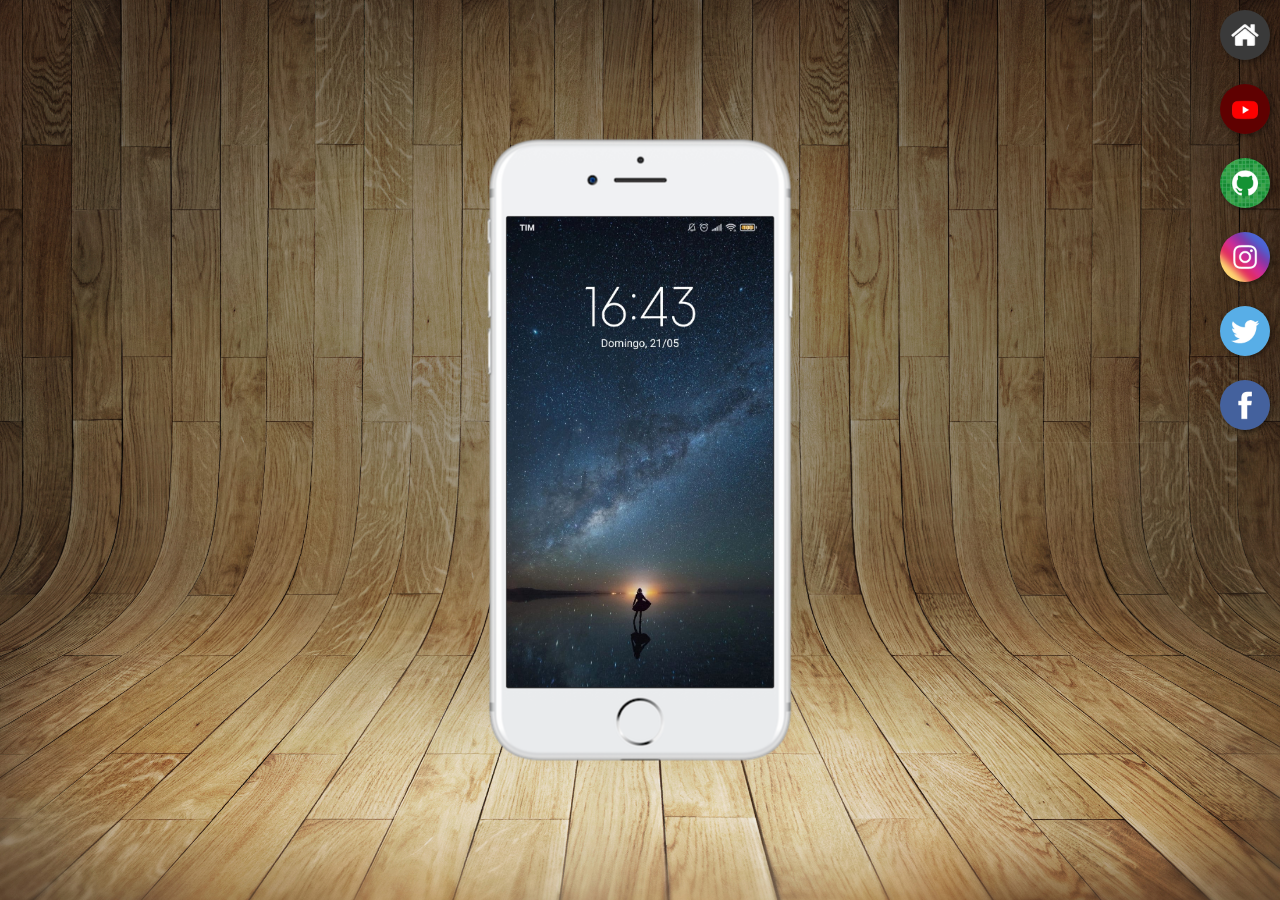
<file: index.html>
<!DOCTYPE html>
<html lang="pt-br">
<head>
    <meta charset="UTF-8">
    <meta http-equiv="X-UA-Compatible" content="IE=edge">
    <meta name="viewport" content="width=device-width, initial-scale=1.0">
    <link rel="stylesheet" href="estilo/style.css">
    <link rel="shortcut icon" href="favicon.ico" type="image/x-icon">
    <title>Projeto Redes Sociais</title>
</head>
<body>
    <main>
        <section id="telefone">
            <iframe src="home.html" name="tela" id="tela" frameborder="0">
                <p>Seu navegador não é compativel com Iframes</p>
            </iframe>
        </section>
        <section id="redes-sociais">
            <a href="home.html" target="tela"><img src="imagens/logo-home.jpg" alt="Home"></a> <br>
            <a href="youtube.html" target="tela"><img src="imagens/logo-youtube.jpg" alt="Youtube"></a> <br>
            <a href="github.html" target="tela"><img src="imagens/logo-github.jpg" alt="Github"></a> <br>
            <a href="instagram.html" target="tela"><img src="imagens/logo-instagram.jpg" alt="Instagram"></a> <br>
            <a href="twitter.html" target="tela"><img src="imagens/logo-twitter.jpg" alt="Twitter"></a> <br>
            <a href="facebook.html" target="tela"><img src="imagens/logo-facebook.jpg" alt="Facebook"></a> 
        </section>
    </main>
</body>
</html>
</file>
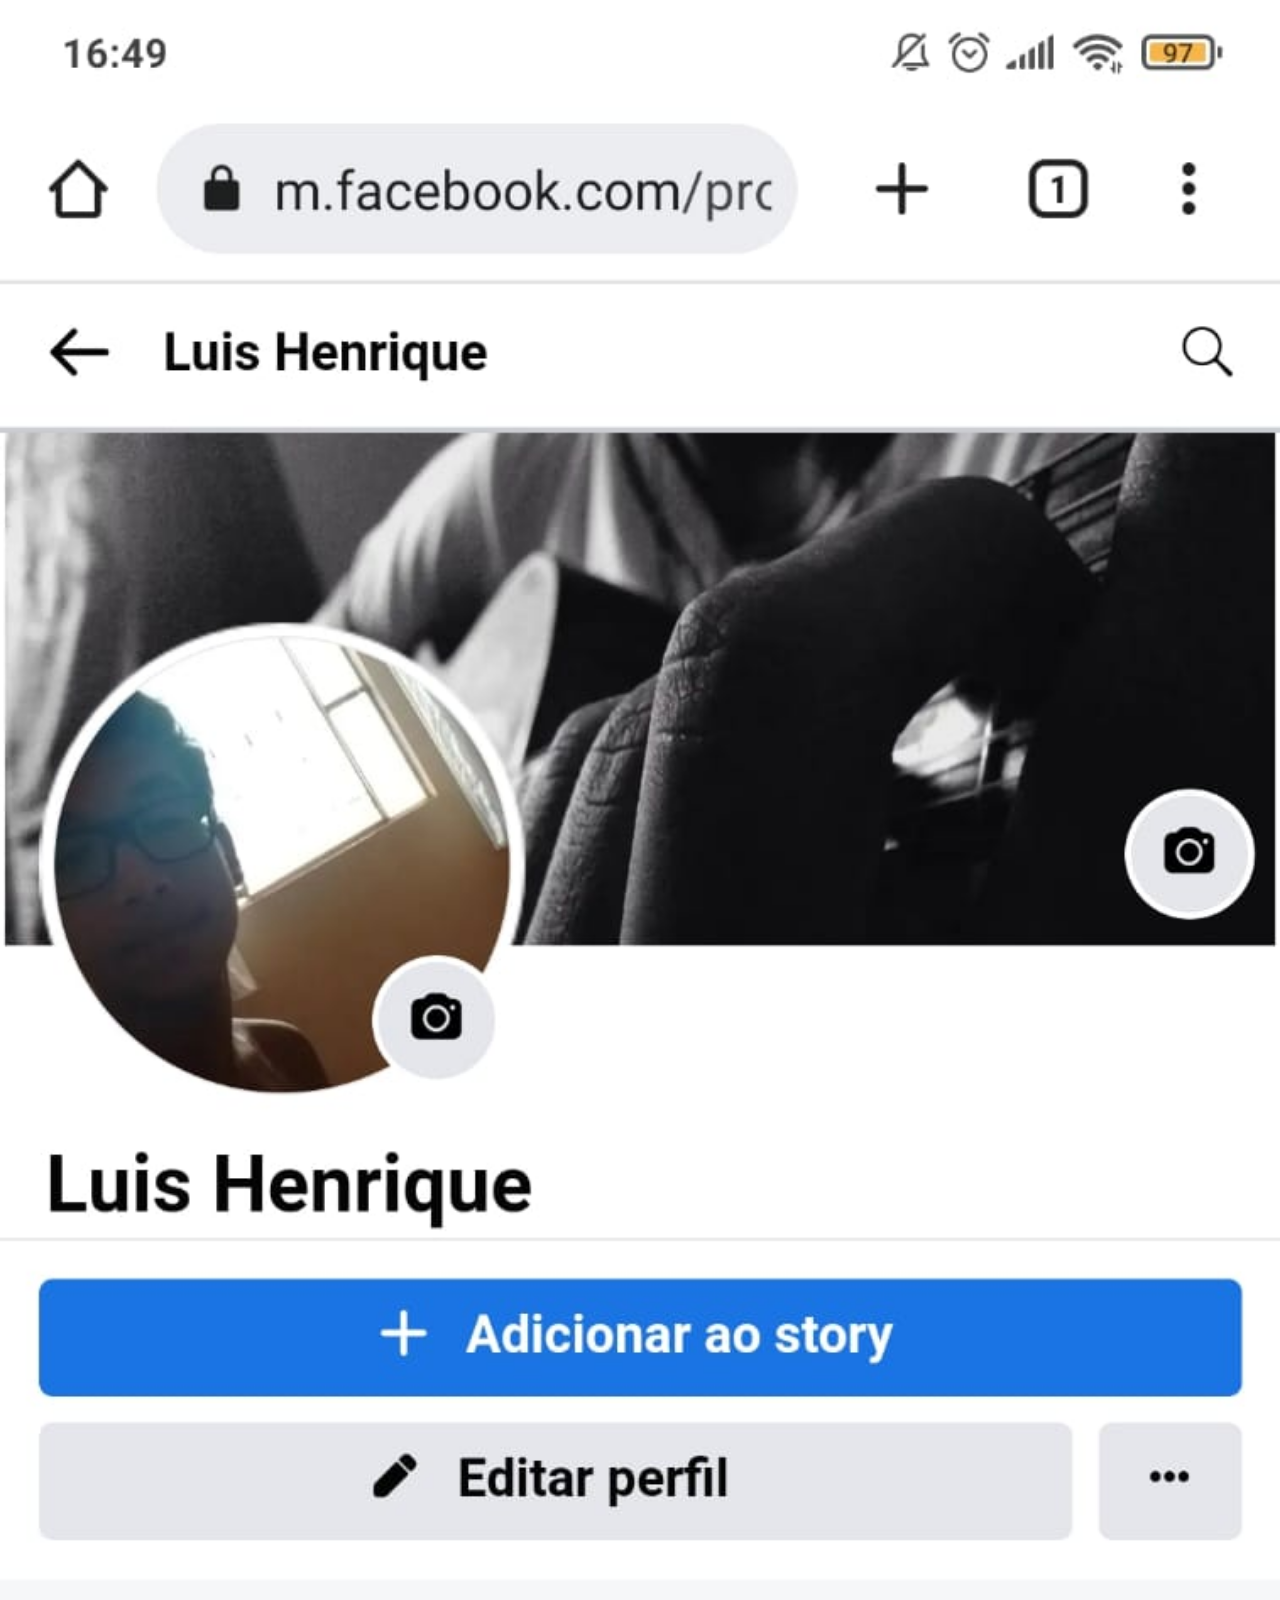
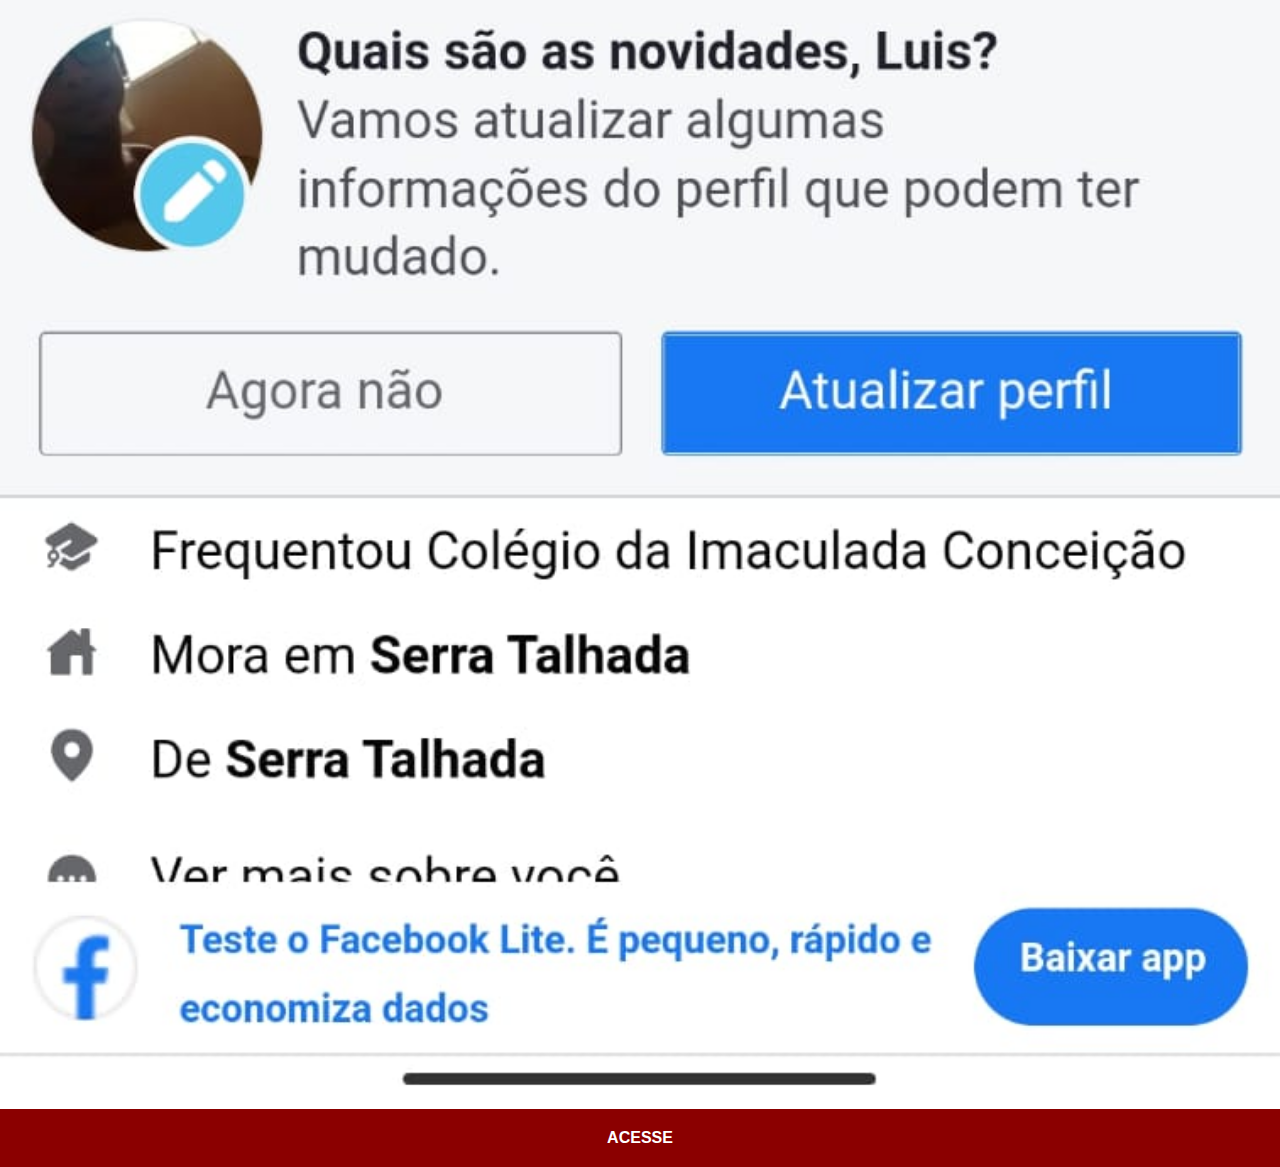
<file: facebook.html>
<!DOCTYPE html>
<html lang="pt-br">
<head>
    <meta charset="UTF-8">
    <meta http-equiv="X-UA-Compatible" content="IE=edge">
    <meta name="viewport" content="width=device-width, initial-scale=1.0">
    <link rel="stylesheet" href="estilo/social.css">
    <title>Facebook</title>
</head>
<body>
    <img src="imagens/tela-facebook.jpeg" alt="Facebook">
    <a href="https://www.facebook.com/profile.php?id=100003797808721" target="_blank">ACESSE</a>
</body>
</html>
</file>
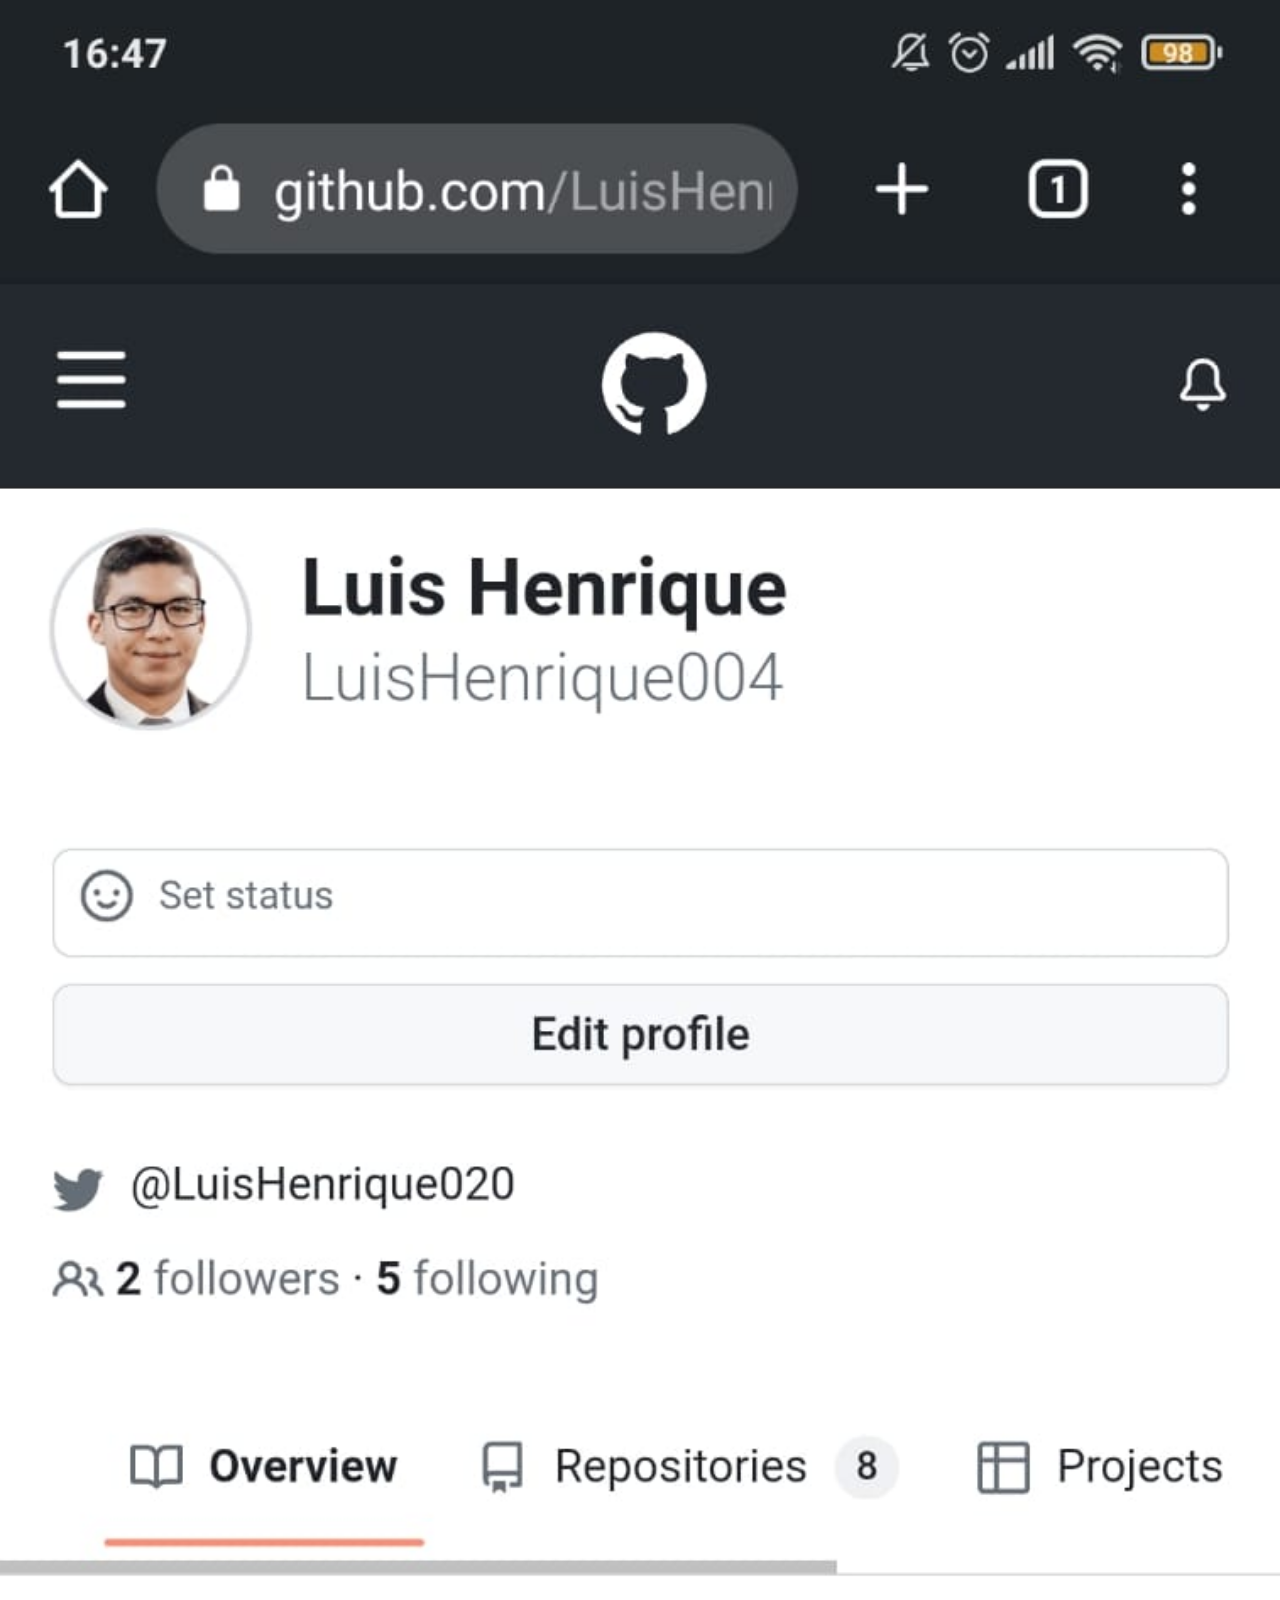
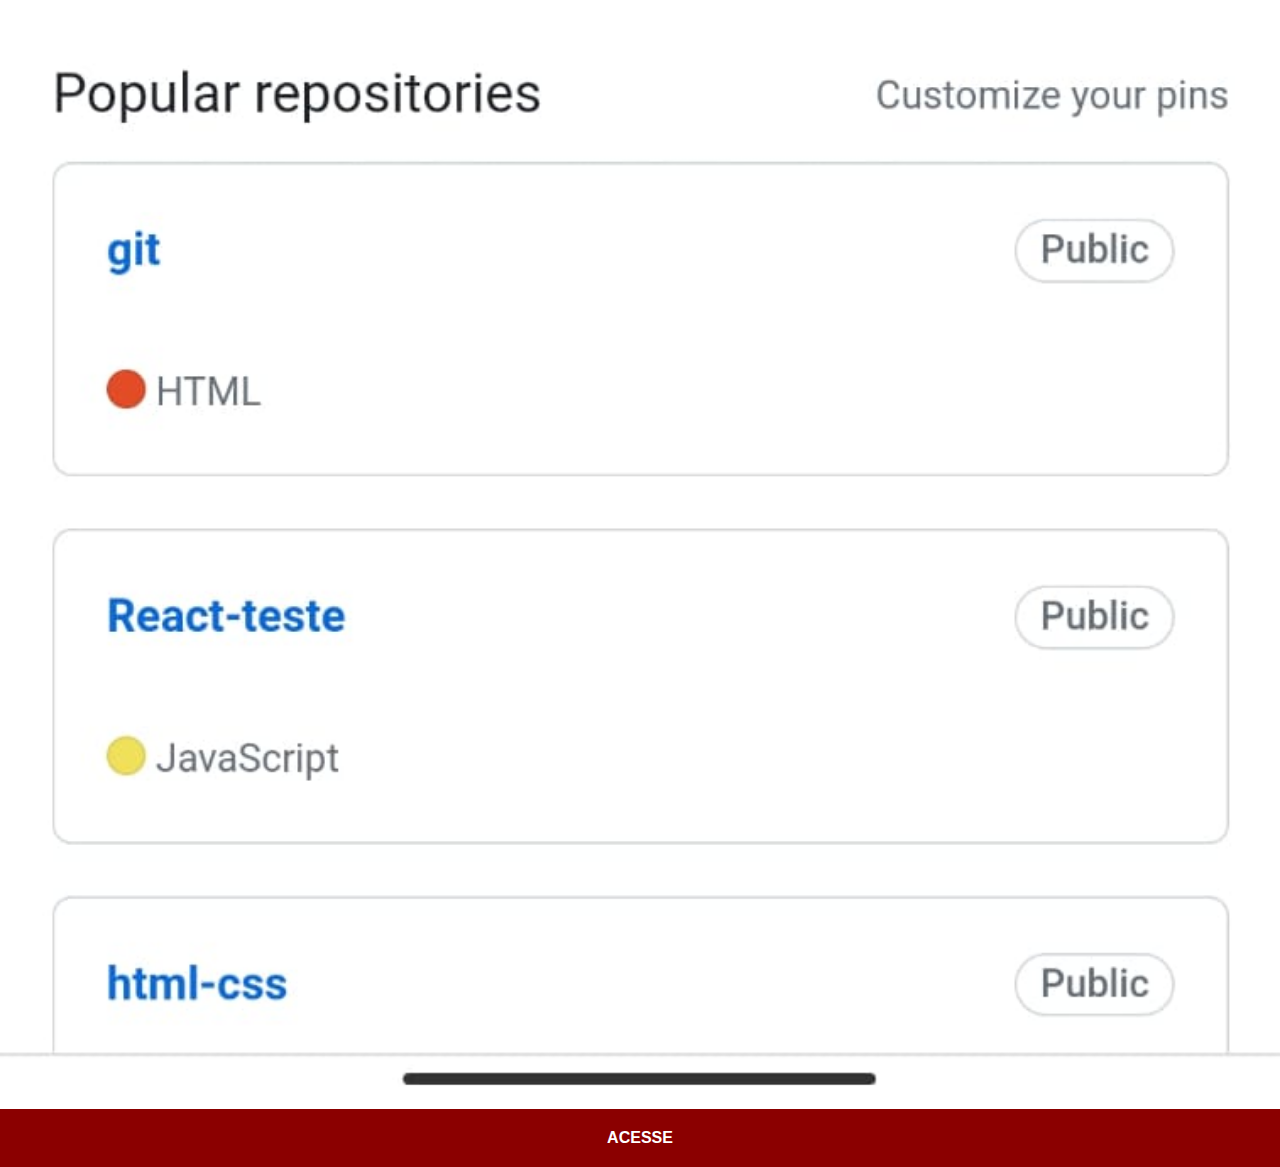
<file: github.html>
<!DOCTYPE html>
<html lang="pt-br">
<head>
    <meta charset="UTF-8">
    <meta http-equiv="X-UA-Compatible" content="IE=edge">
    <meta name="viewport" content="width=device-width, initial-scale=1.0">
    <link rel="stylesheet" href="estilo/social.css">
    <title>Github</title>
</head>
<body>
    <img src="imagens/tela-github.jpeg" alt="Github">
    <a href="https://github.com/LuisHenrique004" target="_blank">ACESSE</a>
</body>
</html>
</file>
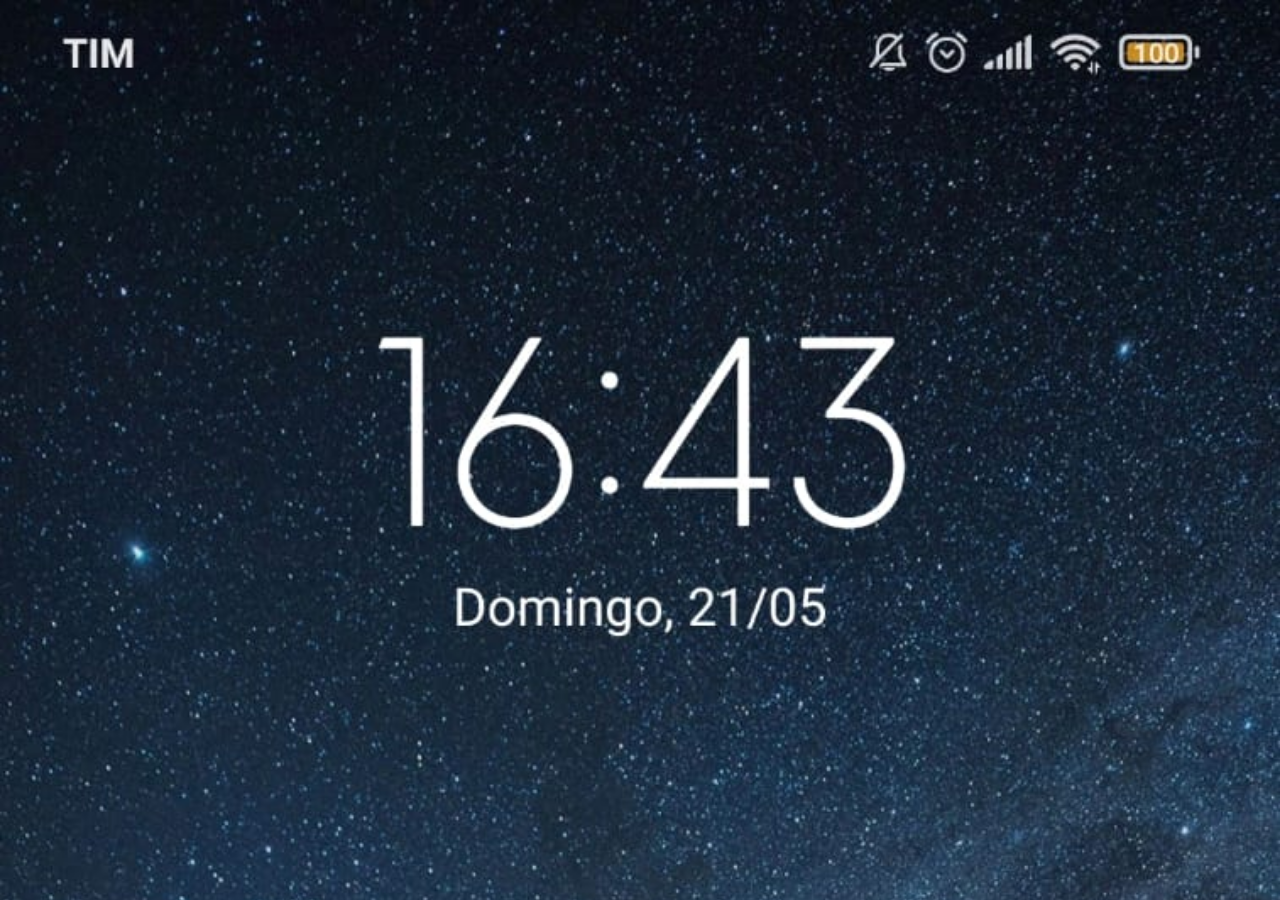
<file: home.html>
<!DOCTYPE html>
<html lang="pt-br">
<head>
    <meta charset="UTF-8">
    <meta http-equiv="X-UA-Compatible" content="IE=edge">
    <meta name="viewport" content="width=device-width, initial-scale=1.0">
    <title>Home</title>
    <style>

        * {
            margin: 0px;
            padding: 0px;
        }

        body {
            width: 100vw;
            height: 100vh;
            background: black url('imagens/tela-home.jpeg') top center no-repeat;
            background-size: cover;
        }
    </style>
</head>
<body>
    
</body>
</html>
</file>
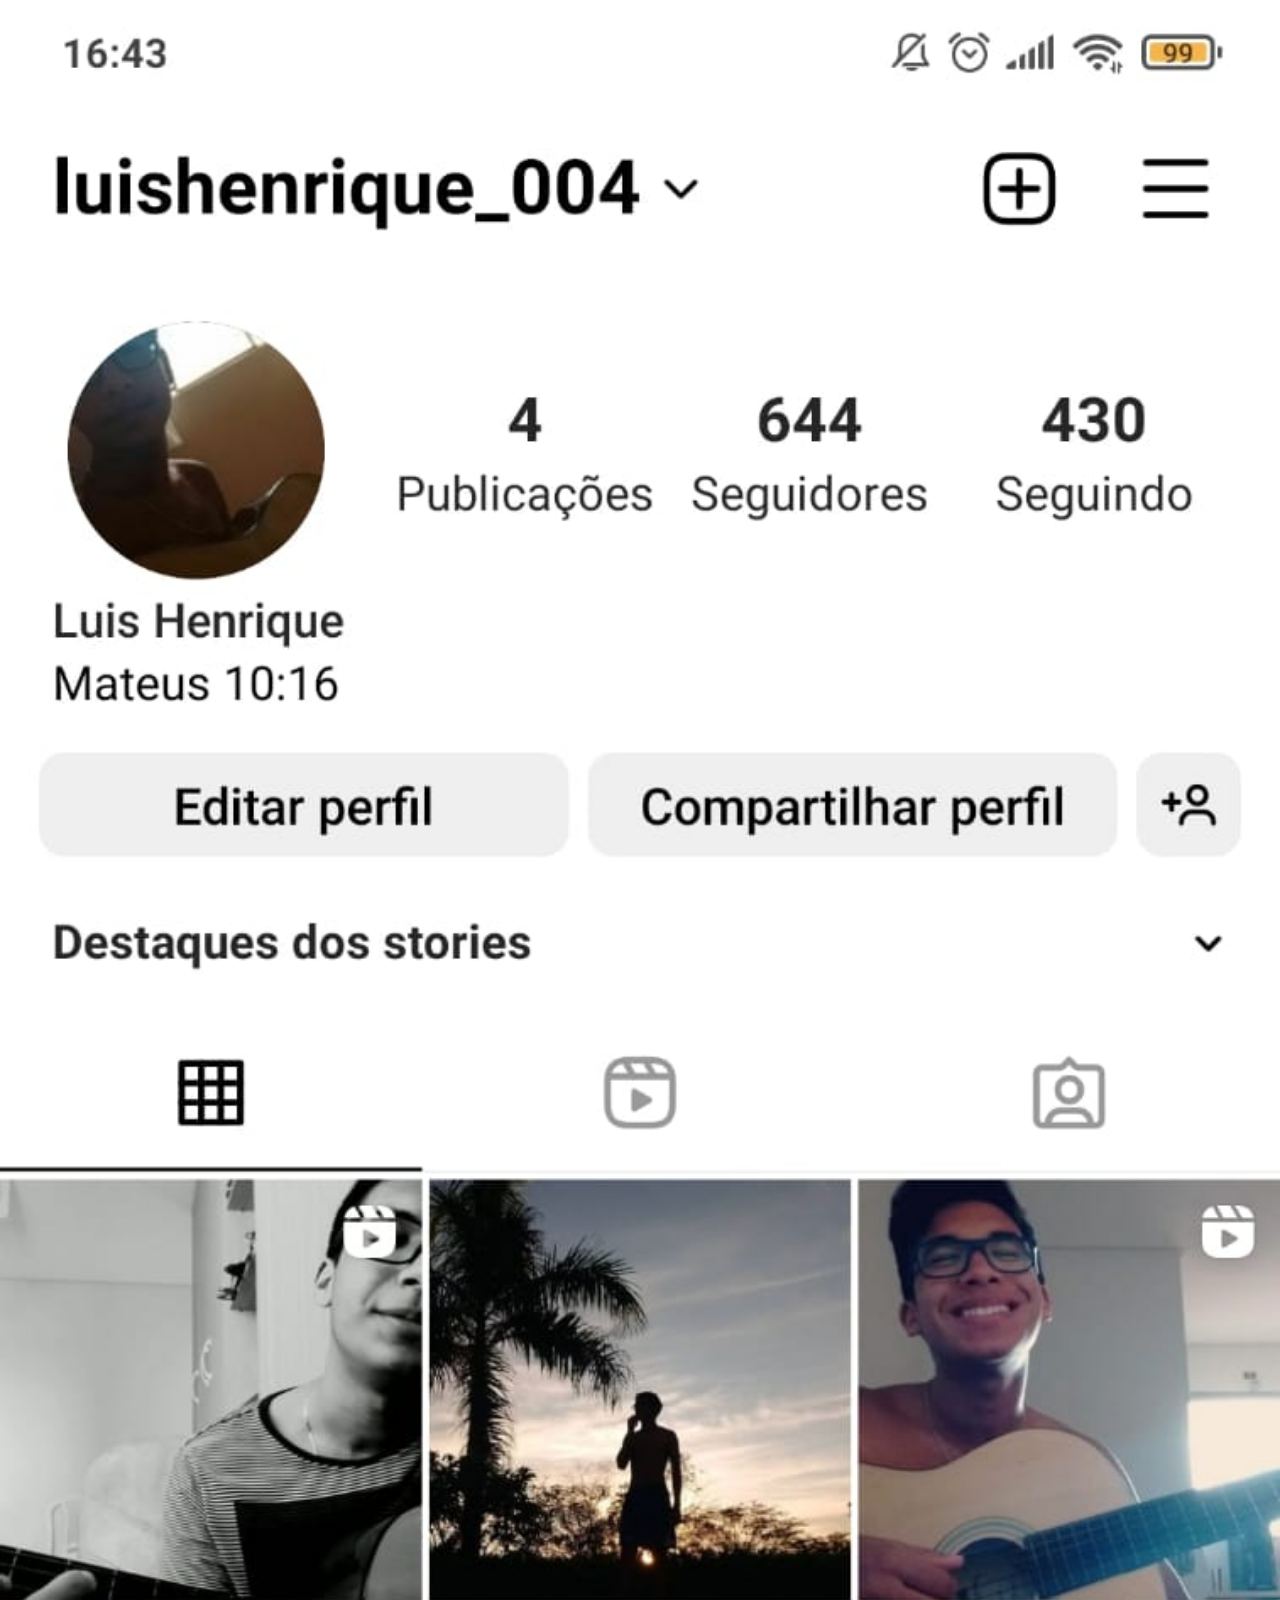
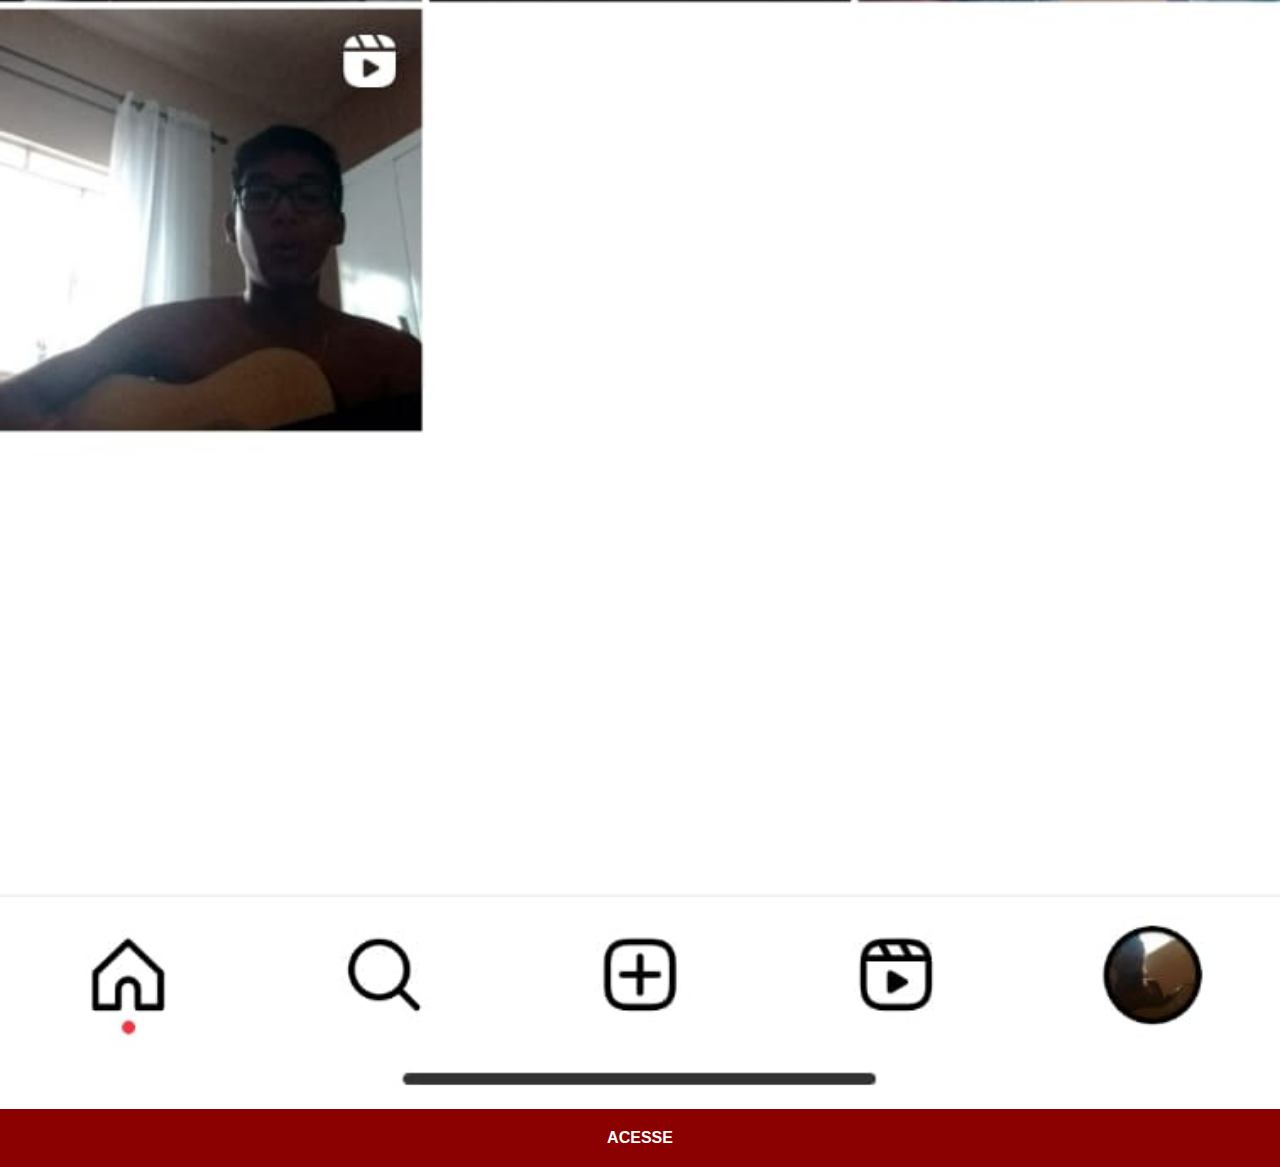
<file: instagram.html>
<!DOCTYPE html>
<html lang="pt-br">
<head>
    <meta charset="UTF-8">
    <meta http-equiv="X-UA-Compatible" content="IE=edge">
    <meta name="viewport" content="width=device-width, initial-scale=1.0">
    <link rel="stylesheet" href="estilo/social.css">
    <title>Instagram</title>
</head>
<body>
    <img src="imagens/tela-instagram.jpeg" alt="Instagram">
    <a href="https://www.instagram.com/luishenrique_004/" target="_blank">ACESSE</a>
</body>
</html>
</file>
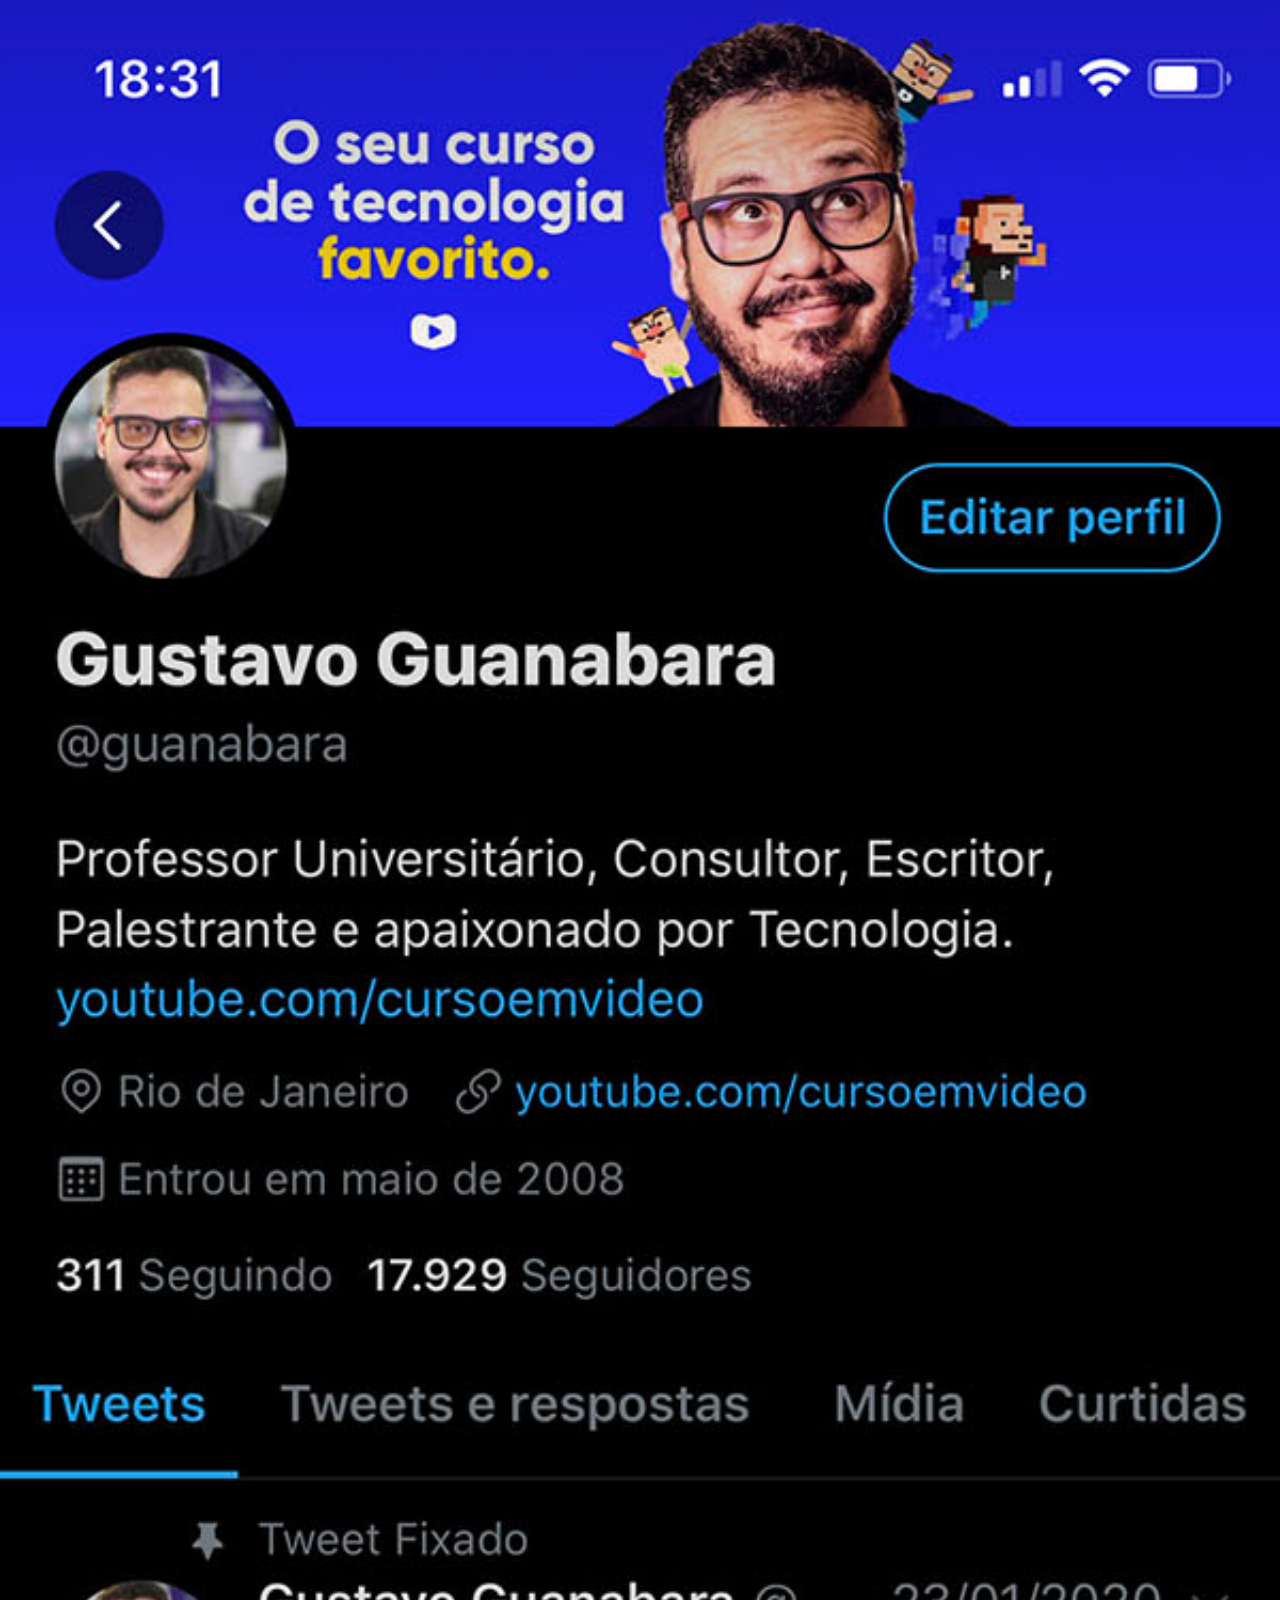
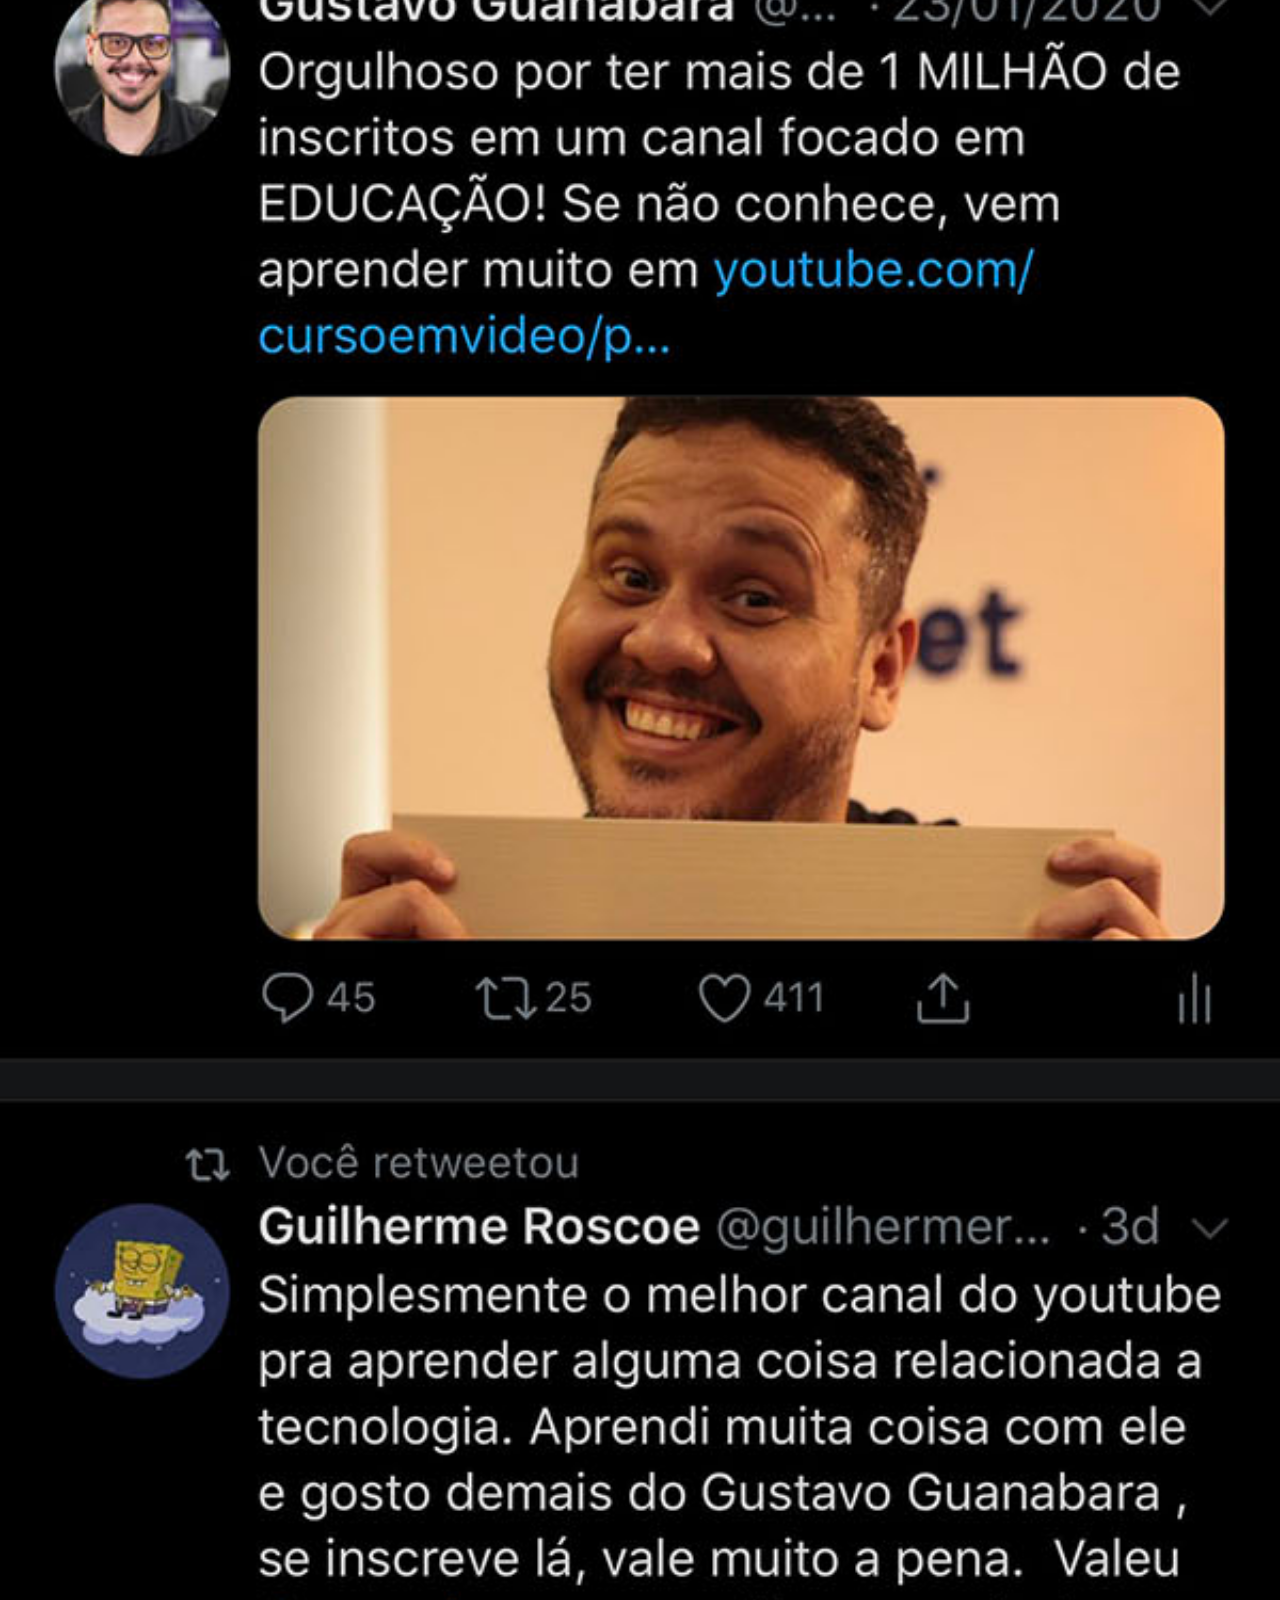
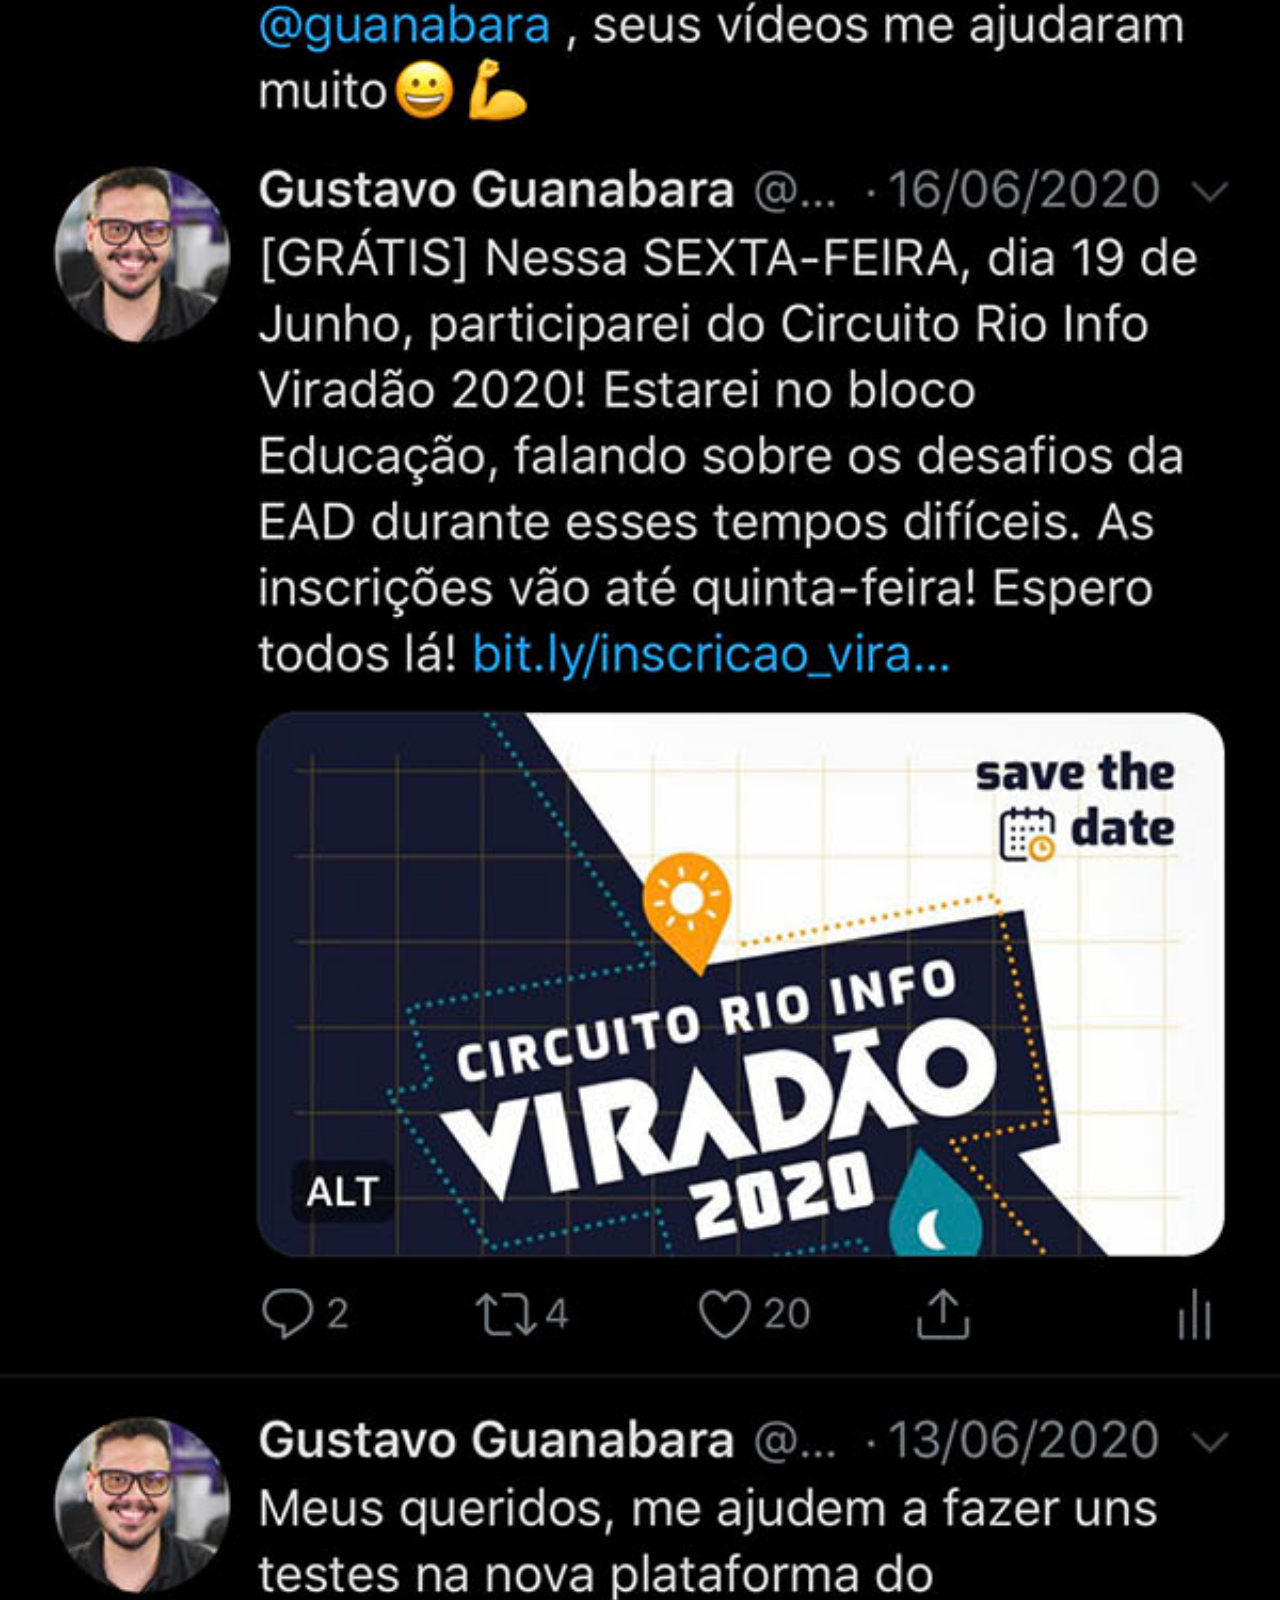
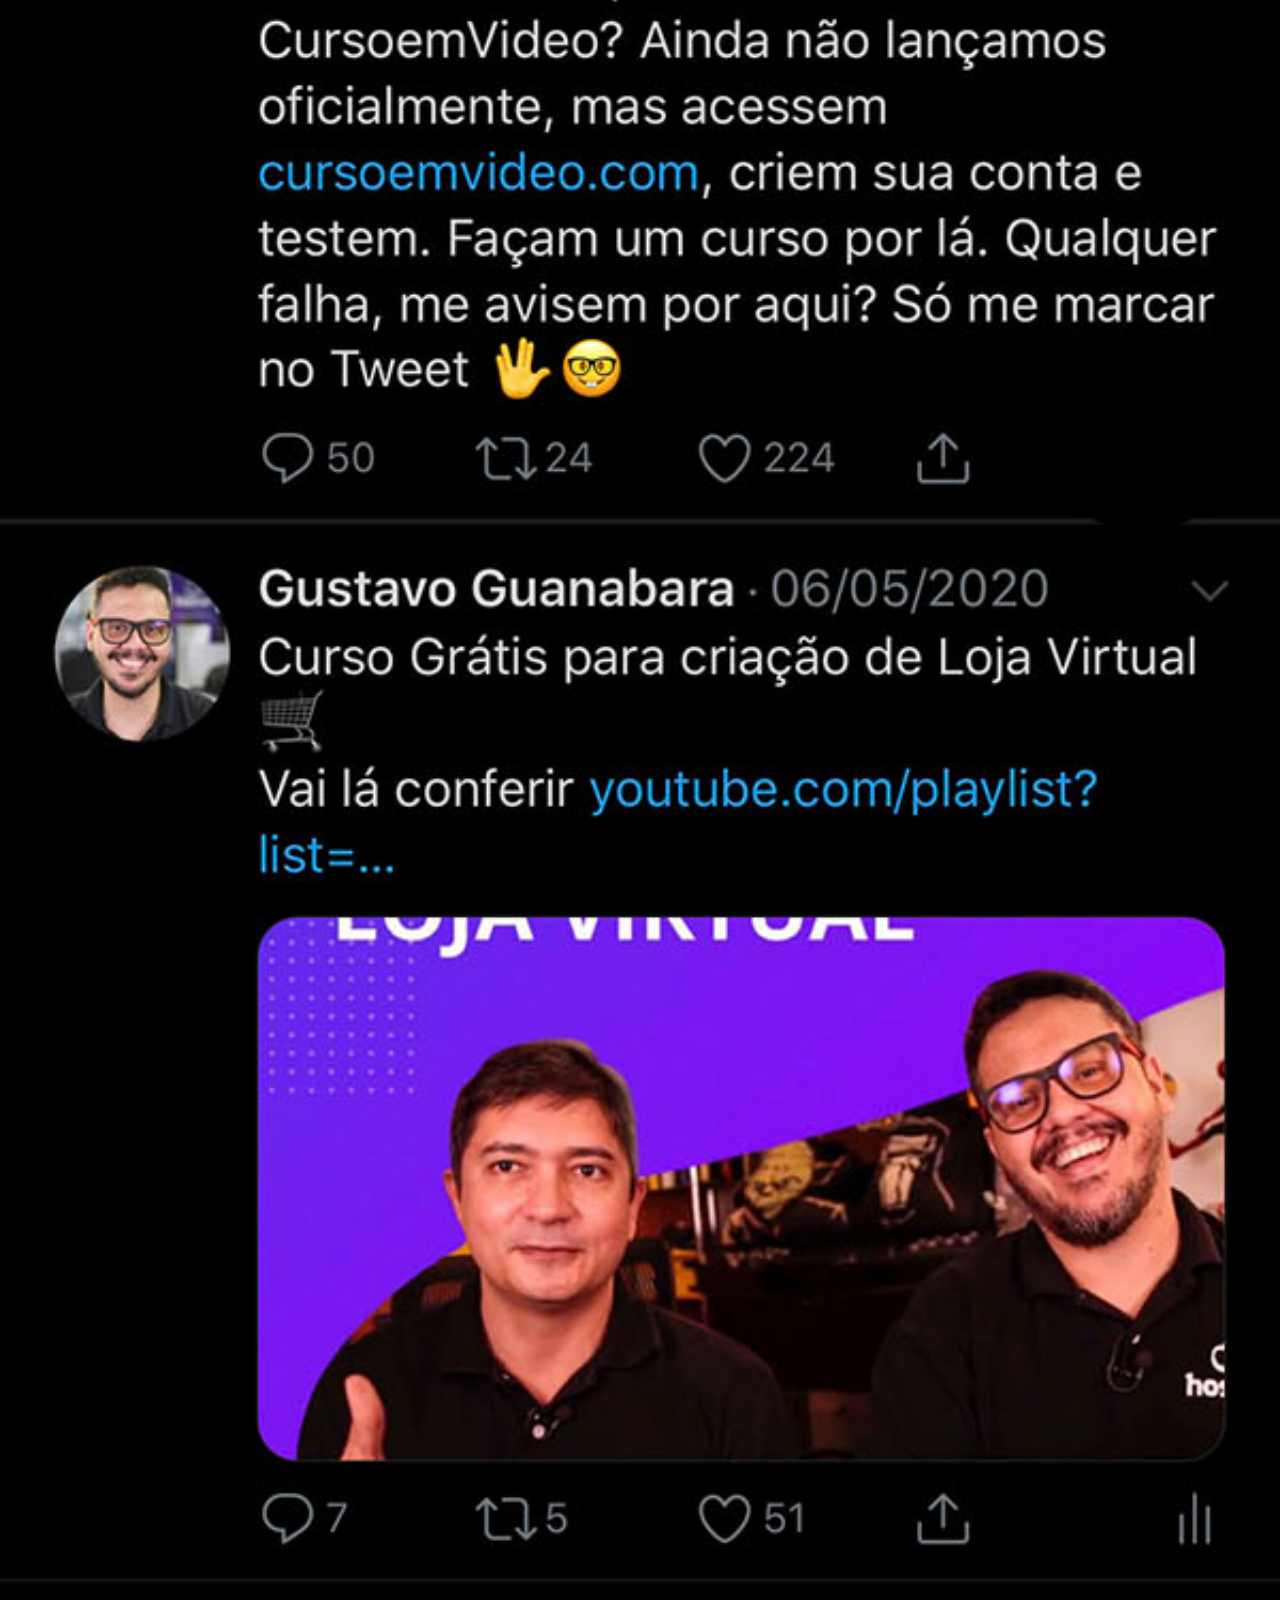
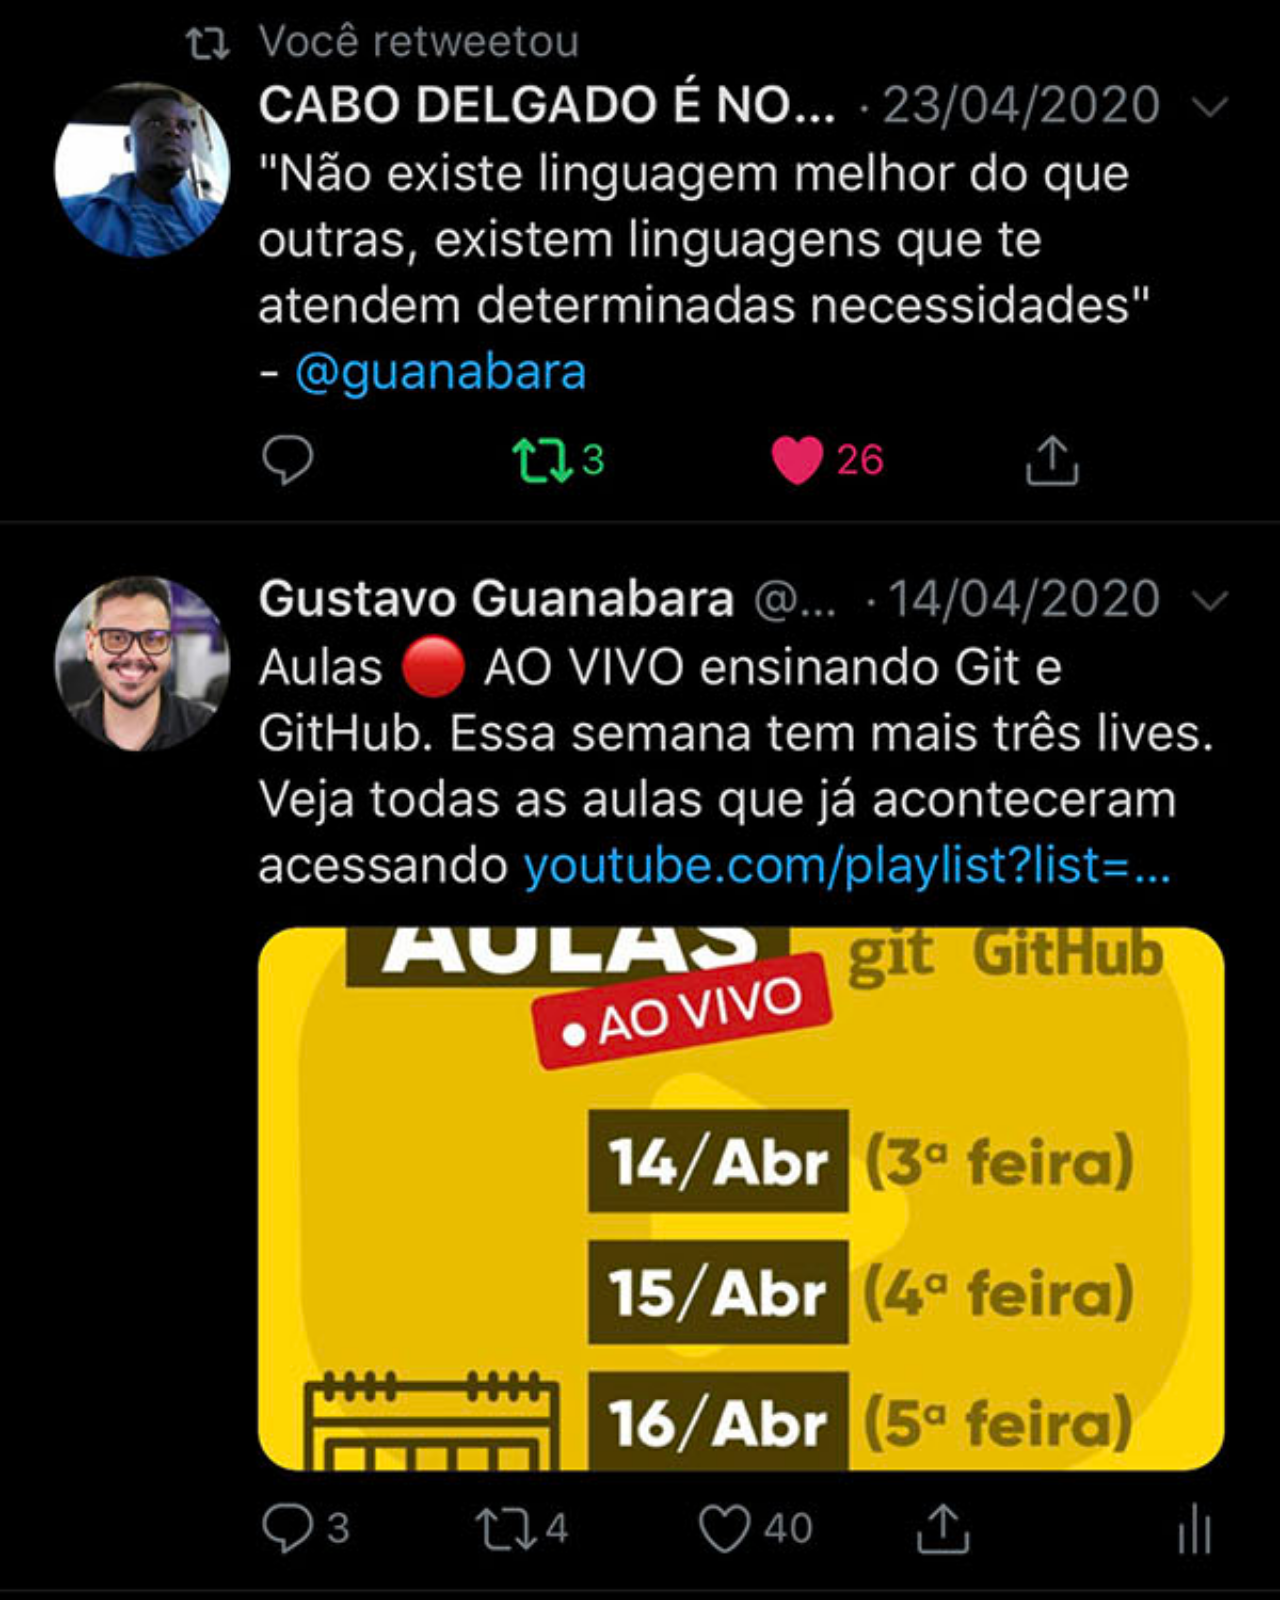
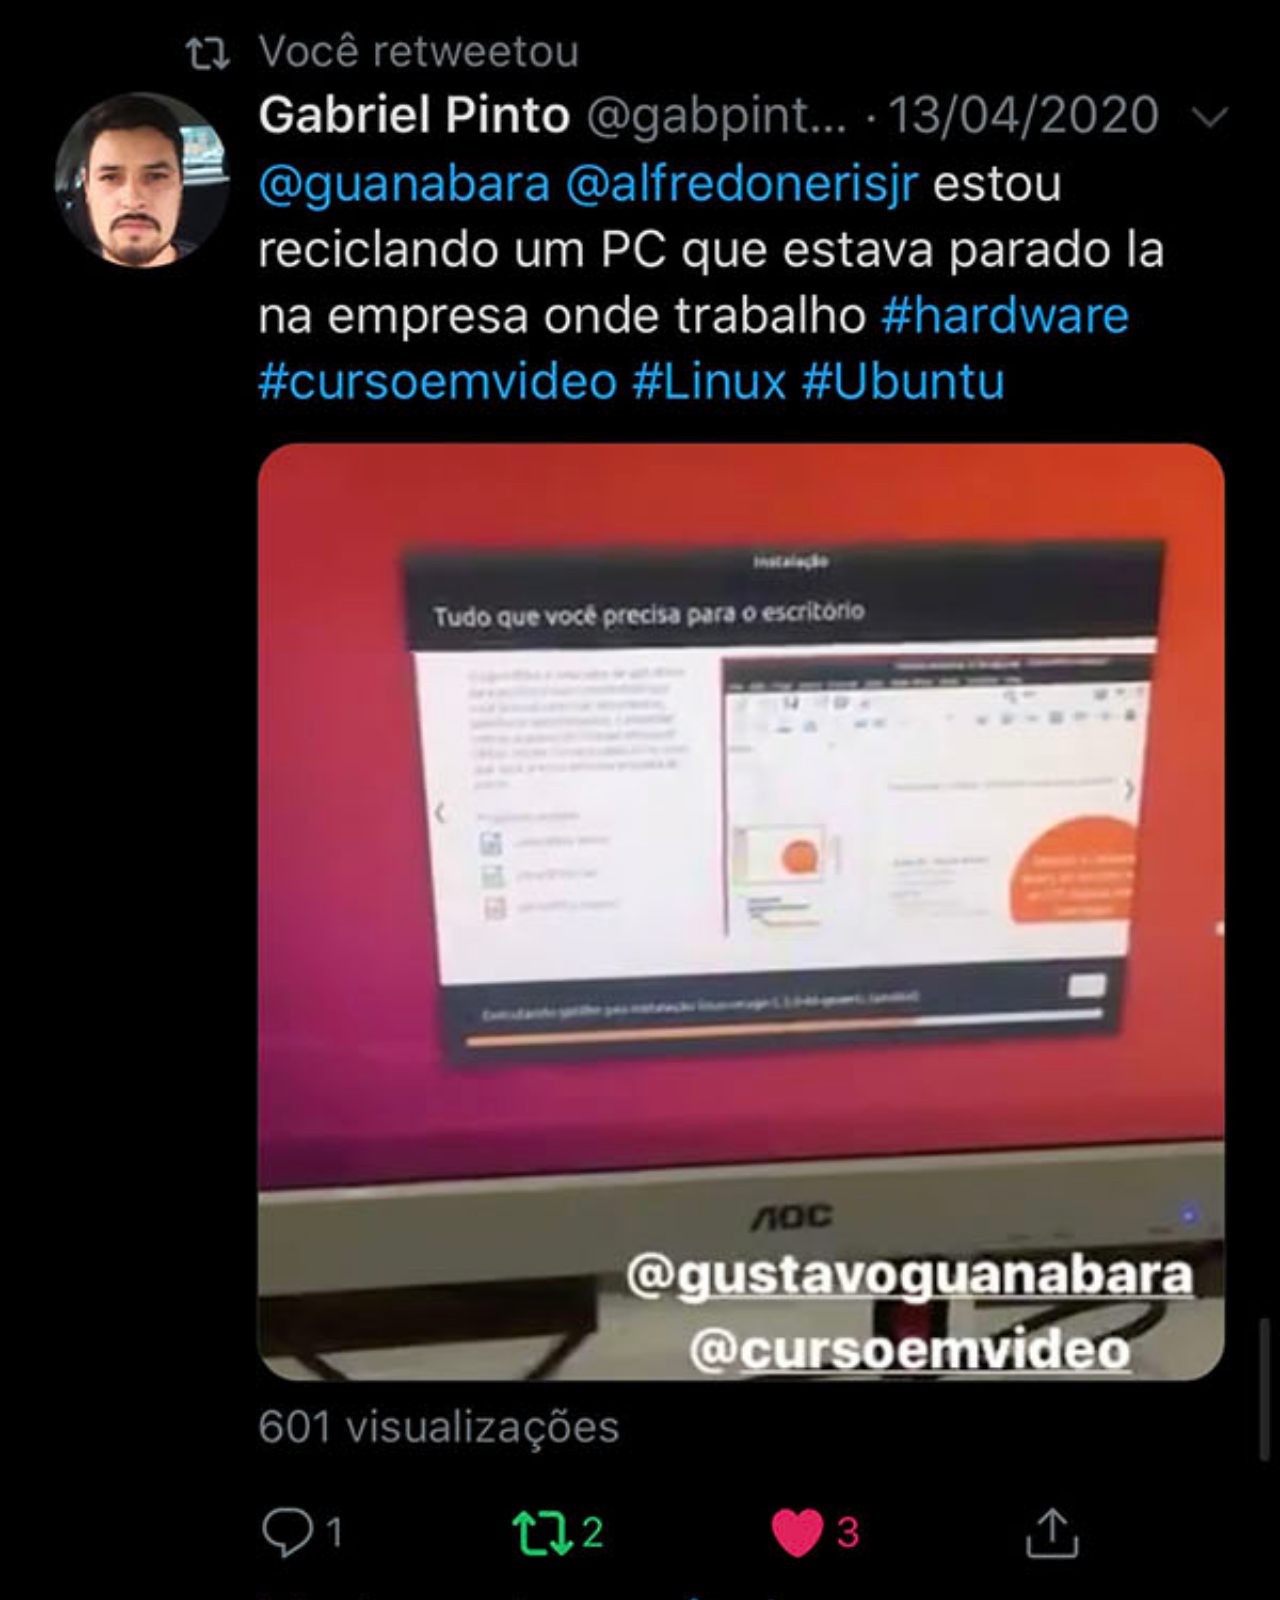
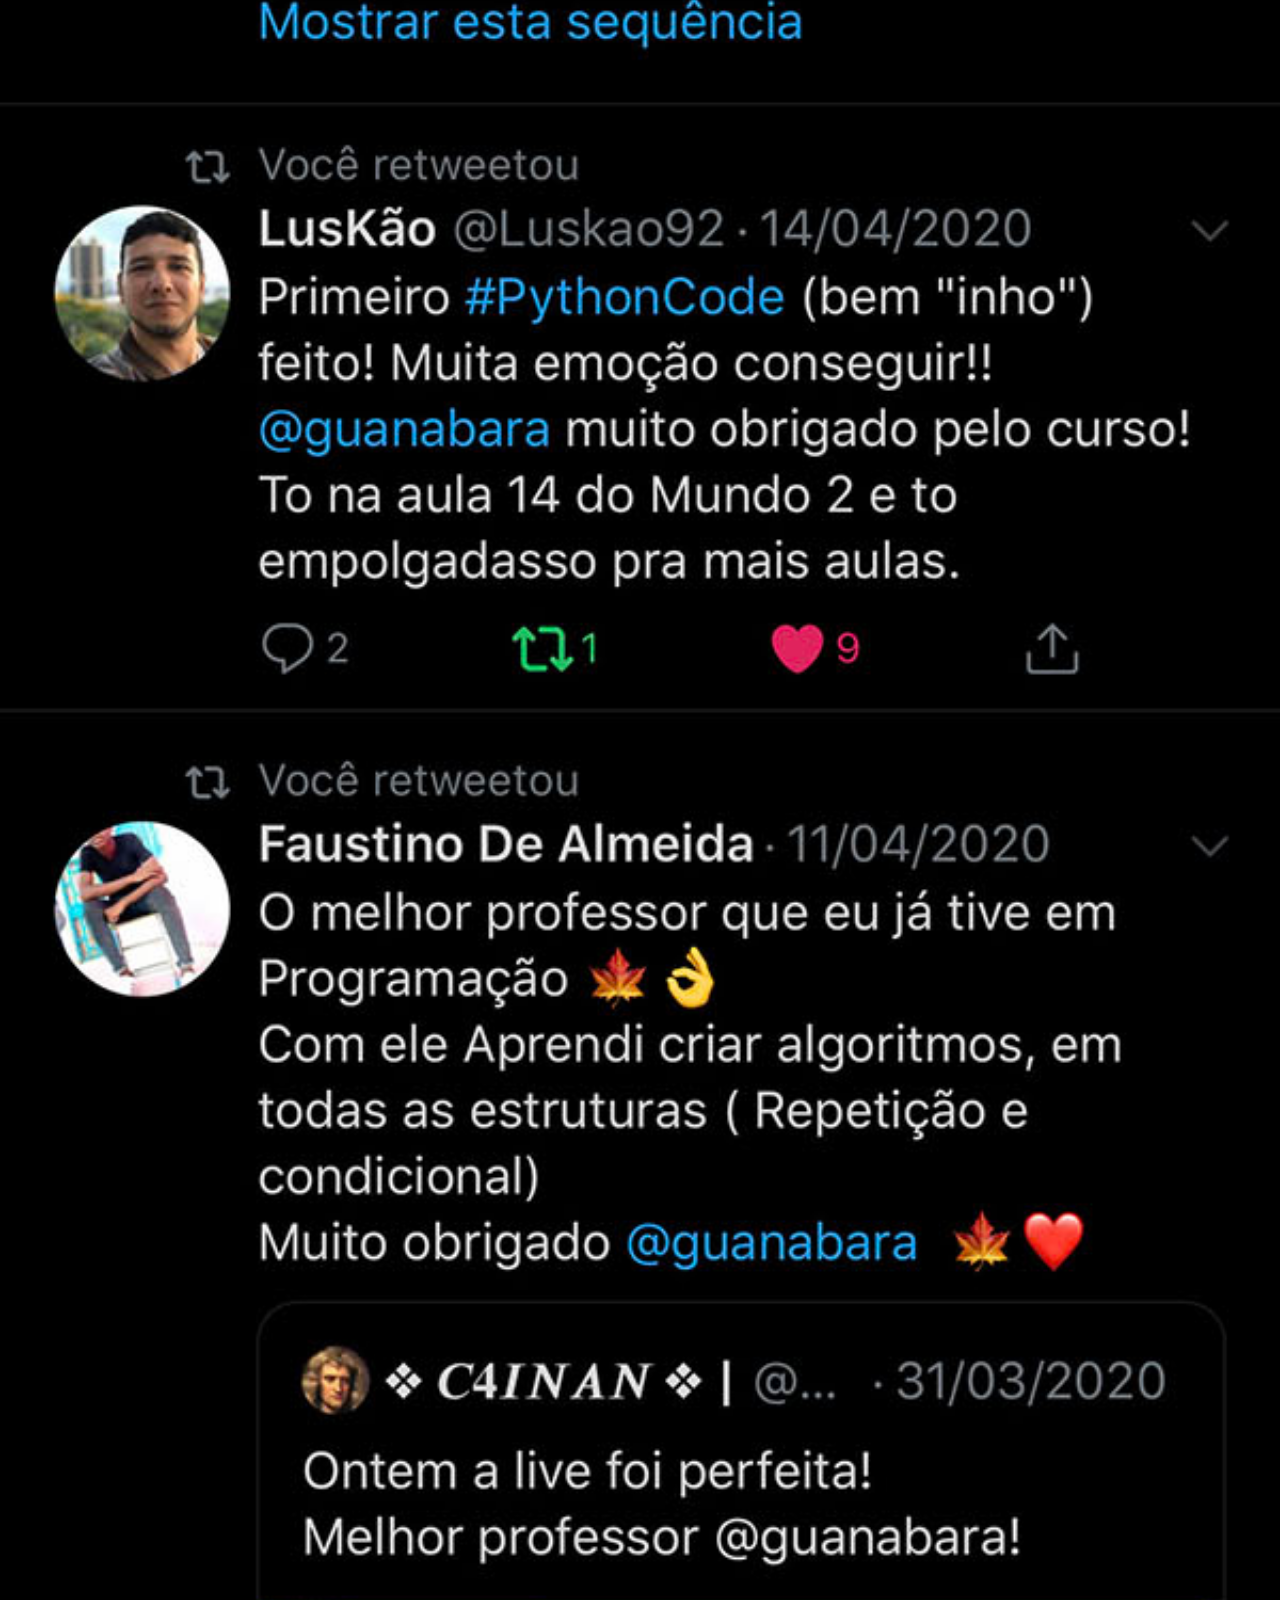
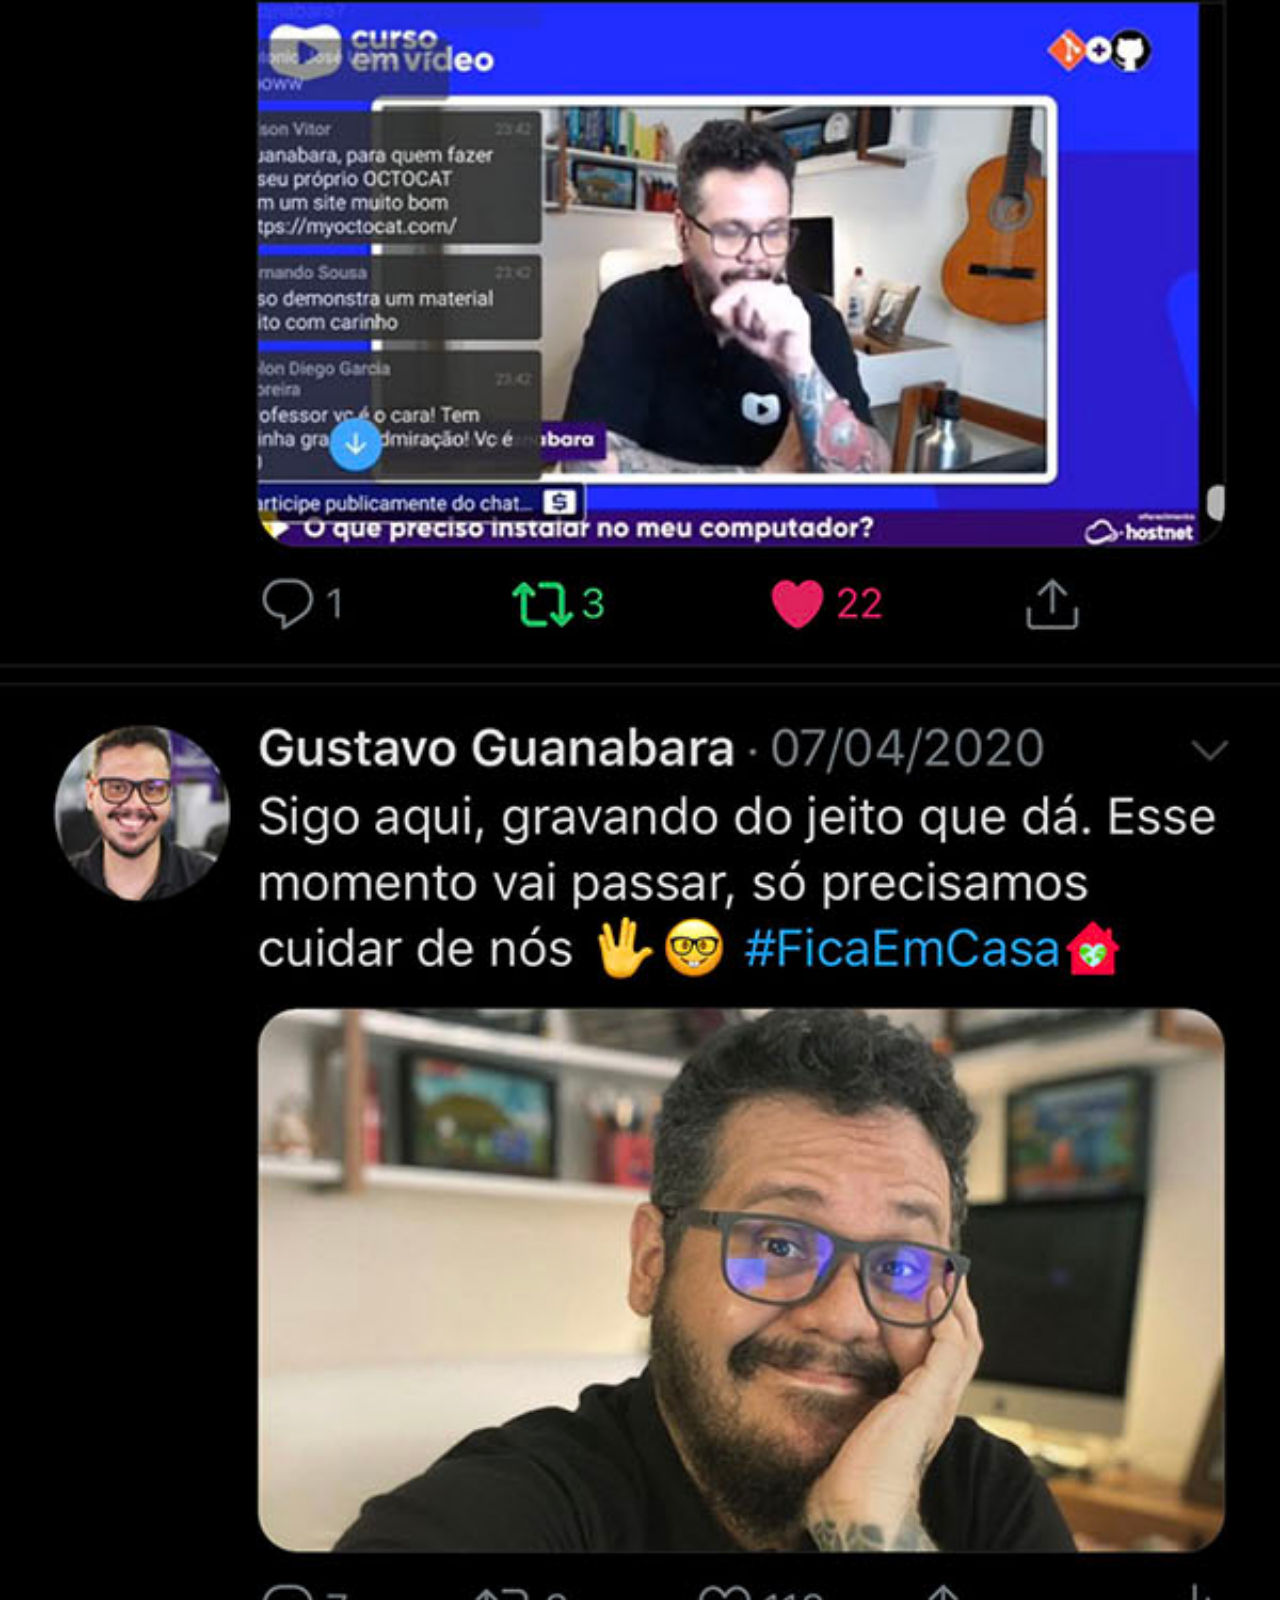
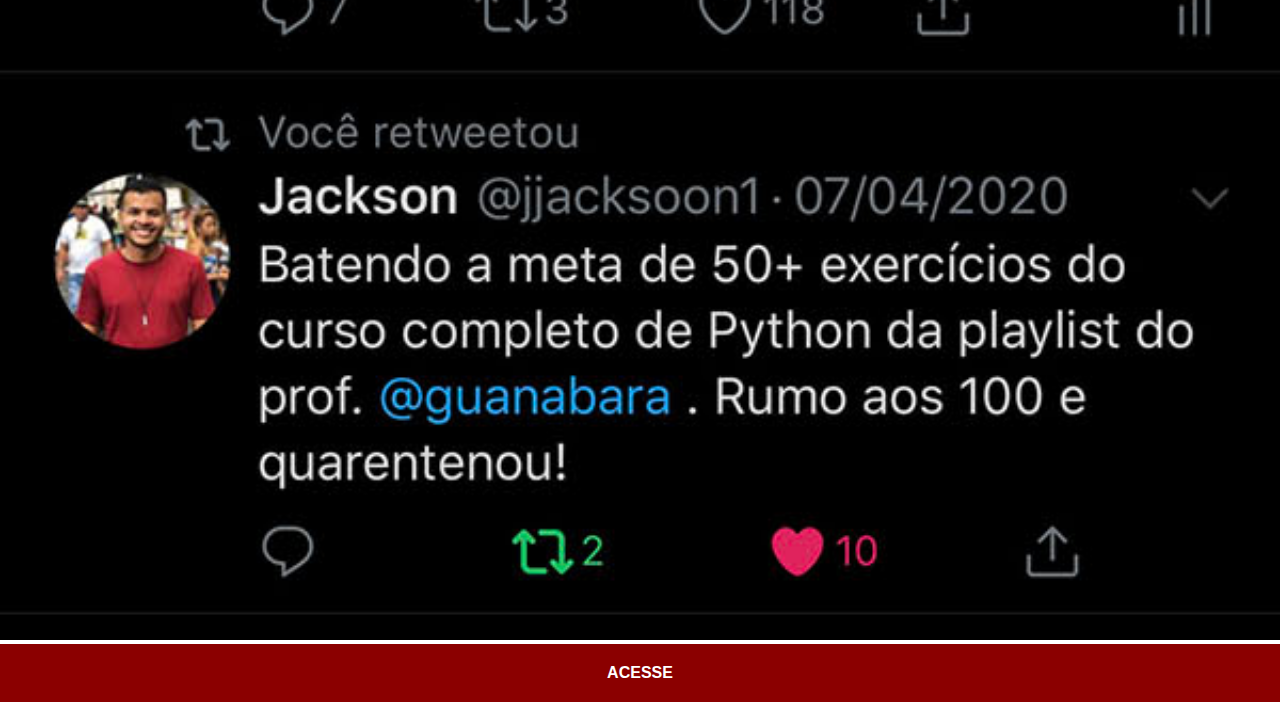
<file: twitter.html>
<!DOCTYPE html>
<html lang="pt-br">
<head>
    <meta charset="UTF-8">
    <meta http-equiv="X-UA-Compatible" content="IE=edge">
    <meta name="viewport" content="width=device-width, initial-scale=1.0">
    <link rel="stylesheet" href="estilo/social.css">
    <title>Twitter</title>
</head>
<body>
    <img src="imagens/tela-twitter.jpg" alt="Twitter">
    <a href="https://www.youtube.com/@CursoemVideo" target="_blank">ACESSE</a>
</body>
</html>
</file>
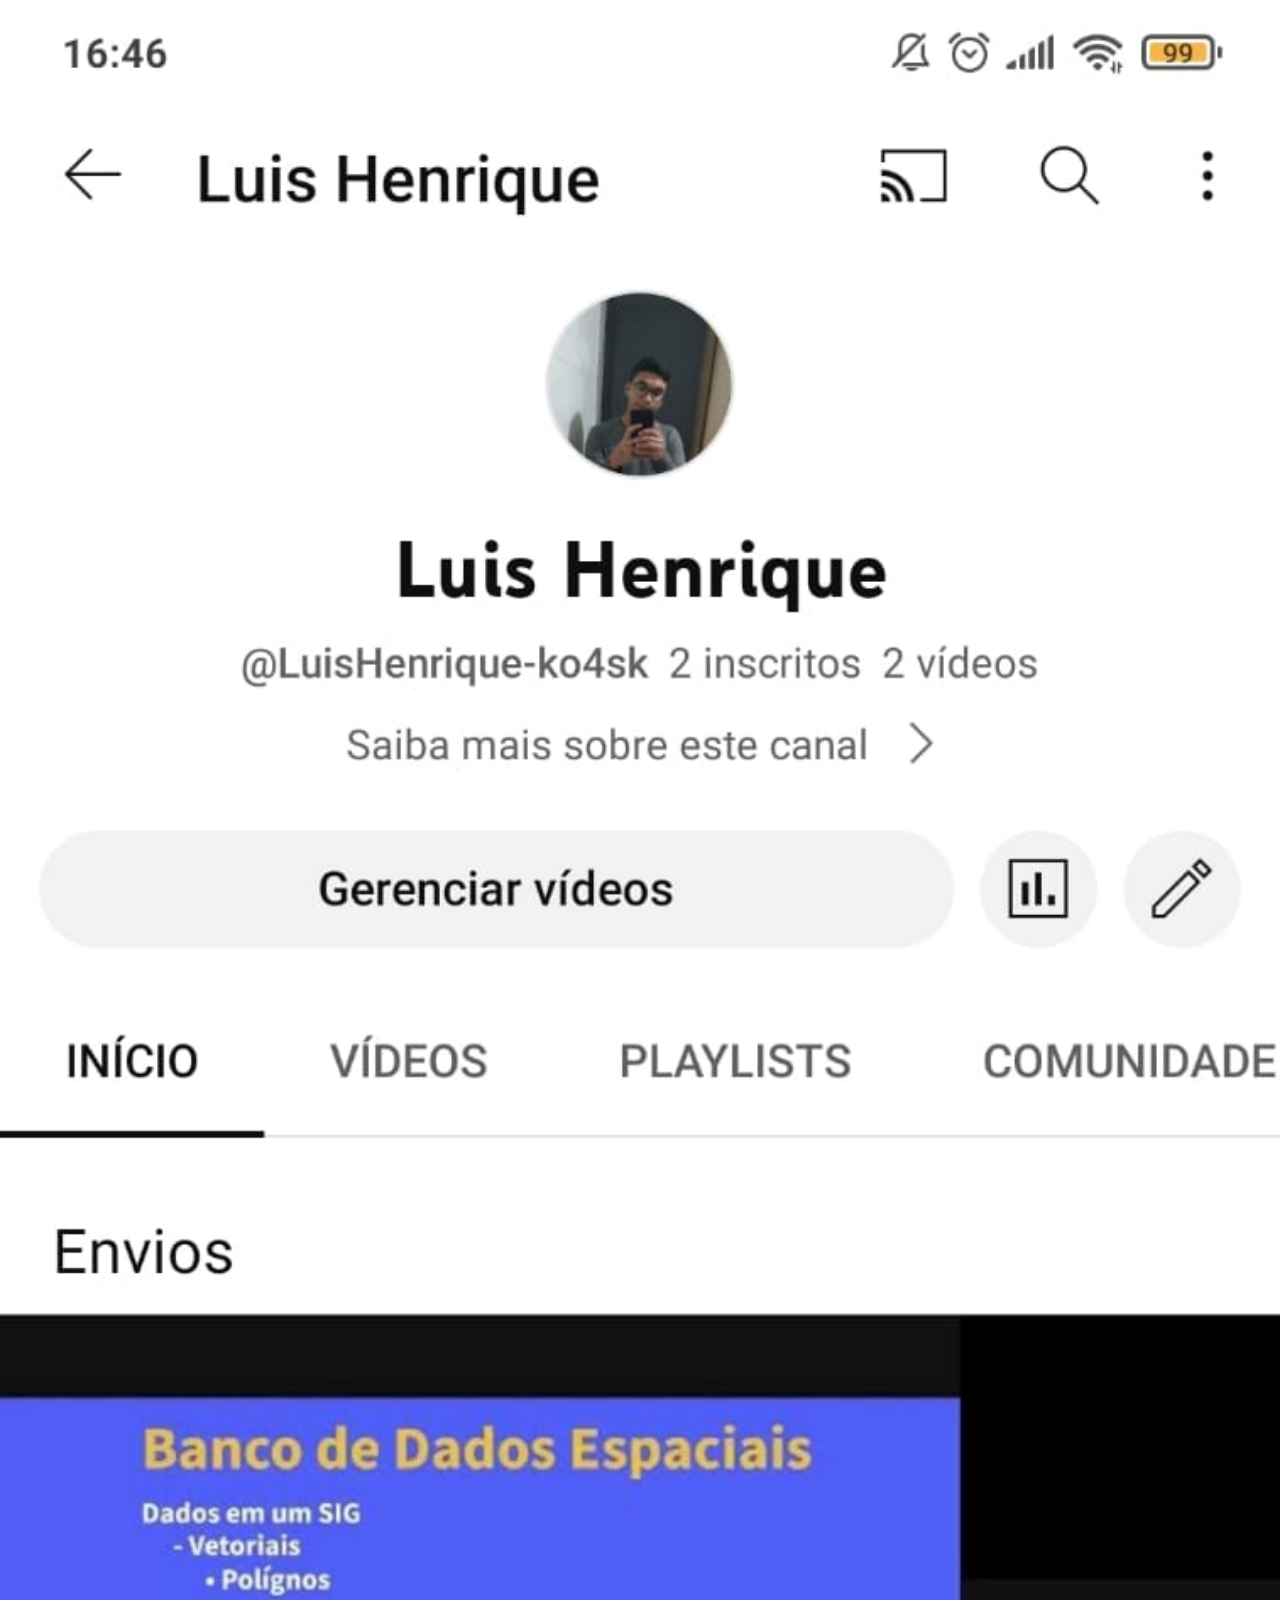
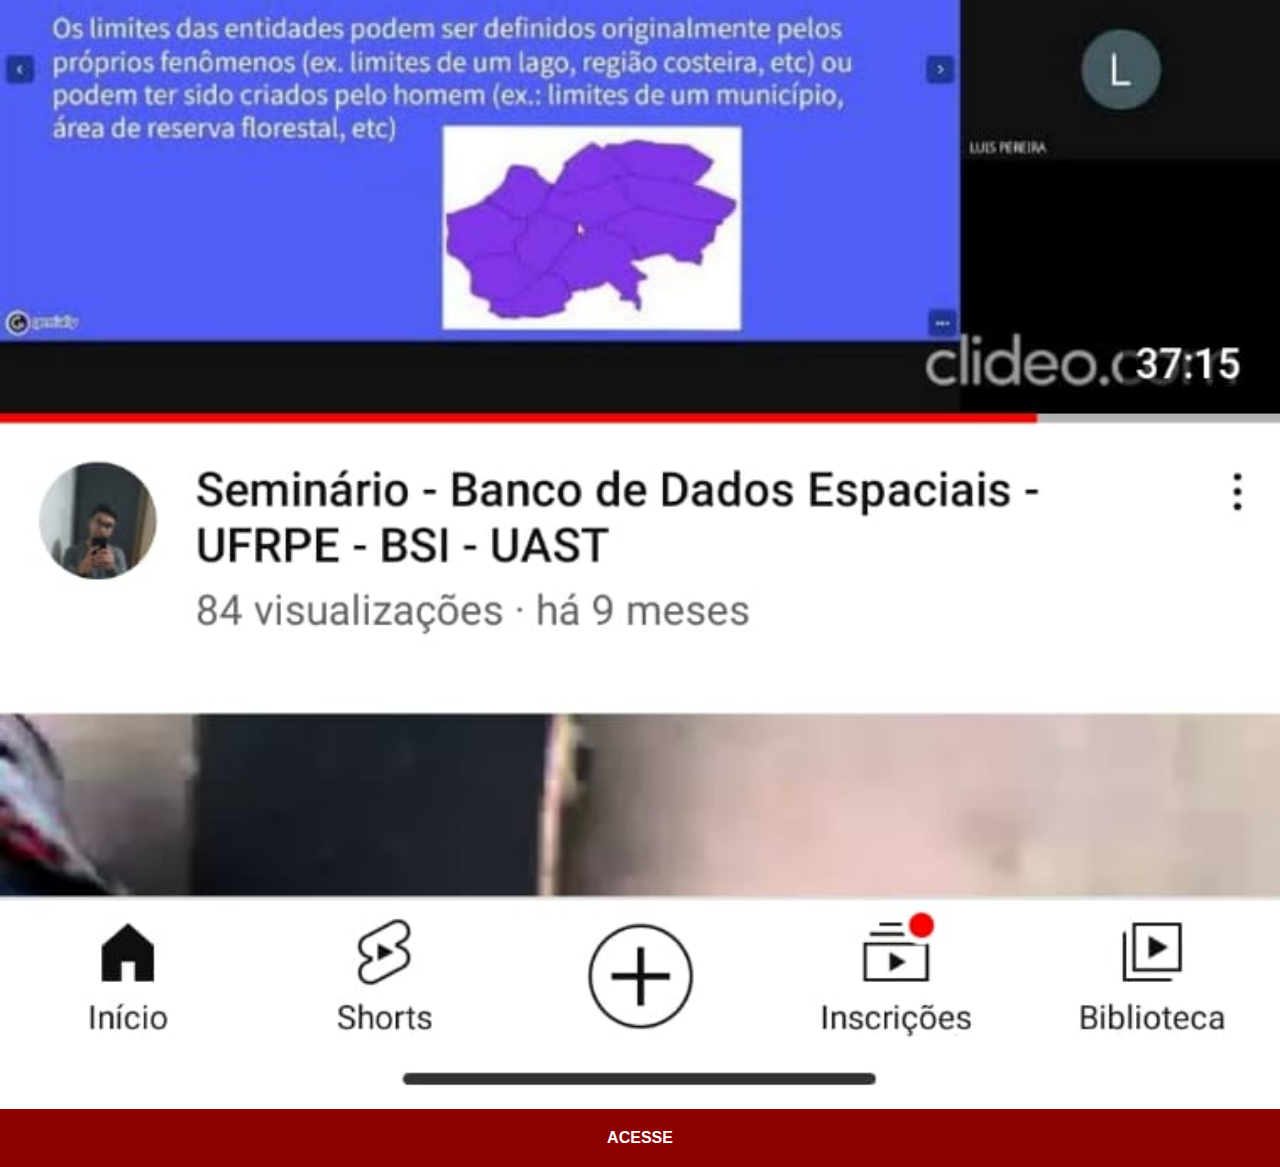
<file: youtube.html>
<!DOCTYPE html>
<html lang="pt-br">
<head>
    <meta charset="UTF-8">
    <meta http-equiv="X-UA-Compatible" content="IE=edge">
    <meta name="viewport" content="width=device-width, initial-scale=1.0">
    <link rel="stylesheet" href="estilo/social.css">
    <title>Youtube</title>
</head>
<body>
    <img src="imagens/tela-youtube.jpeg" alt="Youtube">
    <a href="https://www.youtube.com/channel/UCEA0gqrh0Naq9NwQOhOBD5A" target="_blank">ACESSE</a>
</body>
</html>
</file>
<file: estilo/style.css>
@charset "UTF-8";
* {
    margin: 0px;
    padding: 0px;
    font-family: Arial, Helvetica, sans-serif;
}

html, body {
    height: 100vh;
    width: 100vw;
    background-color: black;
}

body {
    background: url('../imagens/fundo-madeira.jpg') top center no-repeat;
    background-size: cover;
    background-attachment: fixed;
}

main {
    position: relative;
    height: 100vh;
}

section#telefone {
    position: absolute;
    top: 50%;
    left: 50%;
    transform: translate(-50%, -50%);

    height: 627px;
    width: 311px;
    background-color: blue;

    background: url('../imagens/frame-iphone.png') center center no-repeat;  
}

iframe#tela {
    position: relative;
    top: 80px;
    left: 22px;
    width: 267px;
    height: 471px;
}

section#redes-sociais {
    text-align: right;
}

section#redes-sociais img {
    width: 50px;
    margin: 10px;
    border-radius: 50%;
    box-shadow: 2px 2px 5px rgba(0, 0, 0, 0.400);
    box-sizing: border-box;
}

section#redes-sociais img:hover {
    border: 2px solid rgba(255, 255, 255, 0.6);
    transform: translate(-3px, -3px);
    box-shadow: 5px 5px 10px rgba(0, 0, 0, 0.400);
    transition: transform 0.3s;
}
</file>
<file: estilo/social.css>
@charset "UTF-8";

* {
    margin: 0px;
    padding: 0px;
    font-family: Arial, Helvetica, sans-serif;
}

::-webkit-scrollbar {
    width: 0px;
    height: 0px;
}

img {
    width: 100vw;
}

a {
    display: block;
    background-color: darkred;
    color: white;
    padding: 20px;
    text-align: center;
    font-weight: bold;
    text-decoration: none;
}

a:hover {
    background-color: red;
}
</file>
